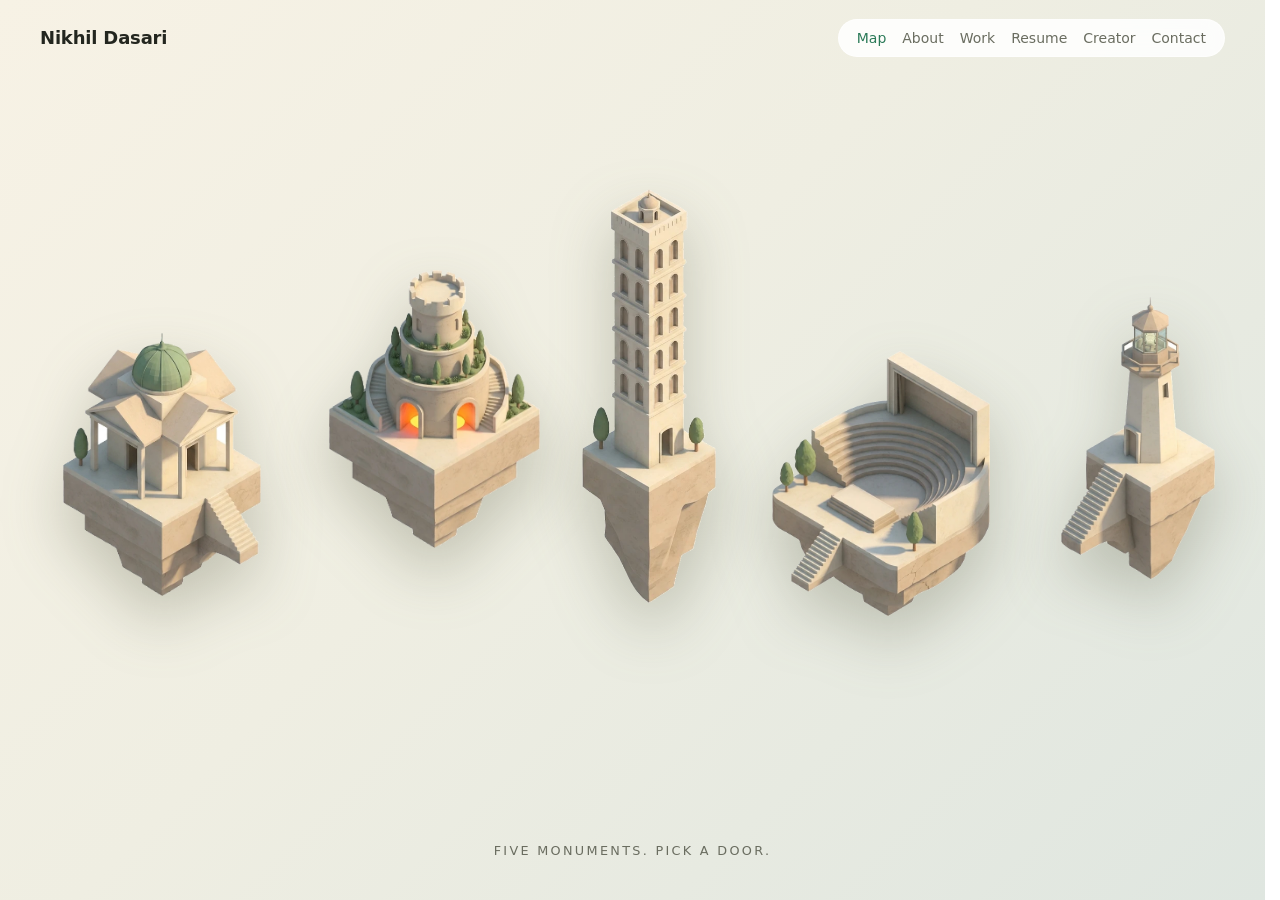
<file: index.html>
<!DOCTYPE html>
<html lang="en">
<head>
  <meta charset="UTF-8">
  <meta name="viewport" content="width=device-width, initial-scale=1">
  <title>Nikhil Dasari | The Campus</title>
  <meta name="description" content="Portfolio of Nikhil Dasari. Five monuments, five doors: work, resume, creator, about, contact.">
  <link rel="preconnect" href="https://api.fontshare.com">
  <link rel="stylesheet" href="https://api.fontshare.com/v2/css?f[]=cabinet-grotesk@700,800&f[]=satoshi@400,500,700&display=swap">
  <link rel="stylesheet" href="css/styles.css">
  <style>
    /* ---- Monument Campus hub: transparent cutouts on a clean gradient ---- */
    body.campus-page {
      color-scheme: light;
      min-height: 100dvh;
      background: linear-gradient(135deg, #f7f2e5 0%, #efeee2 45%, #dfe6e0 100%);
      overflow-x: hidden;
    }

    .campus-hub {
      position: relative;
      min-height: 100dvh;
      overflow: hidden;
    }

    /* hub uses the shared .site-nav, floated over the stage */
    .campus-page .site-nav {
      position: absolute;
      top: 0; left: 0; right: 0;
      z-index: 5;
      background: none;
    }

    /* the stage: monuments scattered on the gradient */
    .stage {
      position: relative;
      min-height: 100dvh;
      max-width: 1400px;
      margin: 0 auto;
      will-change: transform;
    }
    .stage.is-zooming {
      animation: dive 0.9s cubic-bezier(0.45, 0, 0.55, 0.55) forwards;
    }
    @keyframes dive {
      0%   { transform: scale(1); }
      22%  { transform: scale(0.955); }
      100% { transform: scale(3.6); }
    }
    .campus-hub.is-departing::after {
      content: "";
      position: fixed;
      inset: 0;
      background: #efeee2;
      z-index: 9;
      opacity: 0;
      animation: fadeout 0.55s ease-in 0.32s forwards;
    }
    @keyframes fadeout { to { opacity: 1; } }

    .monu {
      position: absolute;
      text-decoration: none;
      display: block;
      will-change: transform;
    }
    .monu img {
      width: 100%;
      height: auto;
      display: block;
      filter: drop-shadow(0 26px 30px rgba(95, 100, 75, 0.32));
      transition: transform 0.35s var(--ease-out), filter 0.35s var(--ease-out);
    }
    .monu:hover img, .monu:focus-visible img {
      transform: translateY(-10px) scale(1.03);
      filter: drop-shadow(0 38px 38px rgba(95, 100, 75, 0.4));
    }
    .monu:focus-visible { outline: none; }

    /* scatter: echoes the original campus composition */
    .monu--about      { left: 5%;  top: 37%; width: clamp(150px, 15.5vw, 230px); }
    .monu--work       { left: 26%; top: 30%; width: clamp(160px, 16.5vw, 250px); }
    .monu--resume     { left: 46%; top: 21%; width: clamp(110px, 10.5vw, 160px); }
    .monu--creator    { left: 61%; top: 39%; width: clamp(170px, 17vw, 260px); }
    .monu--contact    { right: 4%; top: 33%; width: clamp(120px, 12vw, 185px); }

    /* borderless floating labels, below each monument */
    .monu .plate {
      position: absolute;
      left: 50%;
      bottom: -2.4rem;
      transform: translate(-50%, 10px);
      white-space: nowrap;
      font-family: var(--font-display);
      font-weight: 800;
      font-size: clamp(0.85rem, 1.05vw, 1rem);
      letter-spacing: 0.01em;
      color: #262a20;
      text-shadow:
        0 1px 2px rgba(255,255,255,0.9),
        0 2px 18px rgba(255,255,255,0.85);
      opacity: 0;
      transition: opacity 0.3s var(--ease-out), transform 0.3s var(--ease-out);
      pointer-events: none;
    }
    .monu:hover .plate, .monu:focus-visible .plate {
      opacity: 1;
      transform: translate(-50%, 0);
    }
    @media (prefers-reduced-motion: no-preference) {
      .monu:hover .plate, .monu:focus-visible .plate {
        animation: plate-float 2.6s ease-in-out 0.3s infinite;
      }
    }
    @keyframes plate-float {
      0%, 100% { transform: translate(-50%, 0); }
      50% { transform: translate(-50%, -7px); }
    }
    .monu:focus-visible .plate { outline: 2px solid var(--accent); outline-offset: 4px; }

    /* idle levitation, one rhythm each */
    @media (prefers-reduced-motion: no-preference) {
      .monu { animation: bob 7s ease-in-out infinite; }
      .monu--about   { animation-duration: 7.4s; }
      .monu--work    { animation-duration: 6.2s; animation-delay: -2s; }
      .monu--resume  { animation-duration: 8.6s; animation-delay: -4s; }
      .monu--creator { animation-duration: 6.9s; animation-delay: -1s; }
      .monu--contact { animation-duration: 8s;   animation-delay: -3s; }
      .stage.is-zooming .monu { animation: none; }
    }
    @keyframes bob {
      0%, 100% { translate: 0 0; }
      50% { translate: 0 -10px; }
    }

    .campus-hub__hint {
      position: absolute;
      bottom: 1.6rem;
      left: 50%;
      translate: -50% 0;
      z-index: 2;
      font-size: 0.8rem;
      letter-spacing: 0.18em;
      text-transform: uppercase;
      color: var(--text-muted);
    }

    /* mobile: monuments become a tidy column of cards */
    .campus-links { display: none; }
    @media (max-width: 767px) {
      .stage { display: none; }
      .campus-hub { overflow: visible; padding: 6.5rem 1.5rem 3rem; min-height: auto; }
      .campus-hub__hint { display: none; }
      .campus-links {
        display: grid;
        gap: 0.9rem;
        list-style: none;
        padding: 0;
        margin: 0;
      }
      .campus-links a {
        display: flex;
        align-items: center;
        gap: 1rem;
        padding: 0.9rem 1.15rem;
        border-radius: var(--radius-card);
        border: 1px solid rgba(255,255,255,0.7);
        background: rgba(255,255,255,0.72);
        text-decoration: none;
        font-family: var(--font-display);
        font-weight: 700;
        color: var(--text);
      }
      .campus-links img { width: 56px; height: auto; }
      .campus-links small {
        font-family: var(--font-body);
        font-weight: 400;
        color: var(--text-muted);
        margin-left: auto;
      }
    }
  </style>
</head>
<body class="campus-page">

  <div class="campus-hub" id="hub">

    <header class="site-nav">
      <a class="site-nav__name" href="index.html">Nikhil Dasari</a>
      <nav aria-label="Primary">
        <ul class="site-nav__links">
          <li><a href="index.html" aria-current="page">Map</a></li>
          <li><a href="about.html">About</a></li>
          <li><a href="work.html">Work</a></li>
          <li><a href="resume.html">Resume</a></li>
          <li><a href="ugc.html">Creator</a></li>
          <li><a href="contact.html">Contact</a></li>
        </ul>
      </nav>
    </header>

    <nav class="stage" aria-label="Site map">
      <a class="monu monu--about" href="about.html">
        <img src="assets/monu-pavilion.webp" alt="The pavilion: a domed stone monument on a floating plinth" width="800" height="780">
        <span class="plate">About Me</span>
      </a>
      <a class="monu monu--work" href="work.html">
        <img src="assets/monu-foundry.webp" alt="The foundry: a terraced tower with glowing furnace arches" width="770" height="800">
        <span class="plate">Work &amp; Experience</span>
      </a>
      <a class="monu monu--resume" href="resume.html">
        <img src="assets/monu-archive.webp" alt="The archive: a tall tower with rows of arched windows" width="420" height="800">
        <span class="plate">Resume</span>
      </a>
      <a class="monu monu--creator" href="ugc.html">
        <img src="assets/monu-amphi.webp" alt="The amphitheater: a circular stepped theater with a stage wall" width="800" height="720">
        <span class="plate">Creator</span>
      </a>
      <a class="monu monu--contact" href="contact.html">
        <img src="assets/monu-lighthouse.webp" alt="The lighthouse: a small white tower with a glass lantern room" width="560" height="800">
        <span class="plate">Contact</span>
      </a>
    </nav>

    <p class="campus-hub__hint">Five monuments. Pick a door.</p>

    <ul class="campus-links">
      <li><a href="about.html"><img src="assets/monu-pavilion.webp" alt="">About Me <small>the pavilion</small></a></li>
      <li><a href="work.html"><img src="assets/monu-foundry.webp" alt="">Work <small>the foundry</small></a></li>
      <li><a href="resume.html"><img src="assets/monu-archive.webp" alt="">Resume <small>the archive</small></a></li>
      <li><a href="ugc.html"><img src="assets/monu-amphi.webp" alt="">Creator <small>the amphitheater</small></a></li>
      <li><a href="contact.html"><img src="assets/monu-lighthouse.webp" alt="">Contact <small>the lighthouse</small></a></li>
    </ul>

  </div>

  <script>
  (function () {
    "use strict";
    var reduce = window.matchMedia("(prefers-reduced-motion: reduce)").matches;
    var hub = document.getElementById("hub");
    var stage = document.querySelector(".stage");
    if (!hub || !stage) return;

    stage.querySelectorAll(".monu").forEach(function (monu) {
      monu.addEventListener("click", function (e) {
        if (reduce) return;
        e.preventDefault();
        var href = monu.getAttribute("href");
        var r = monu.getBoundingClientRect();
        var s = stage.getBoundingClientRect();
        var ox = ((r.left + r.width / 2) - s.left) / s.width * 100;
        var oy = ((r.top + r.height / 2) - s.top) / s.height * 100;
        stage.style.transformOrigin = ox + "% " + oy + "%";
        stage.classList.add("is-zooming");
        hub.classList.add("is-departing");
        window.setTimeout(function () { window.location.href = href; }, 870);
      });
    });
  })();
  </script>
</body>
</html>
</file>
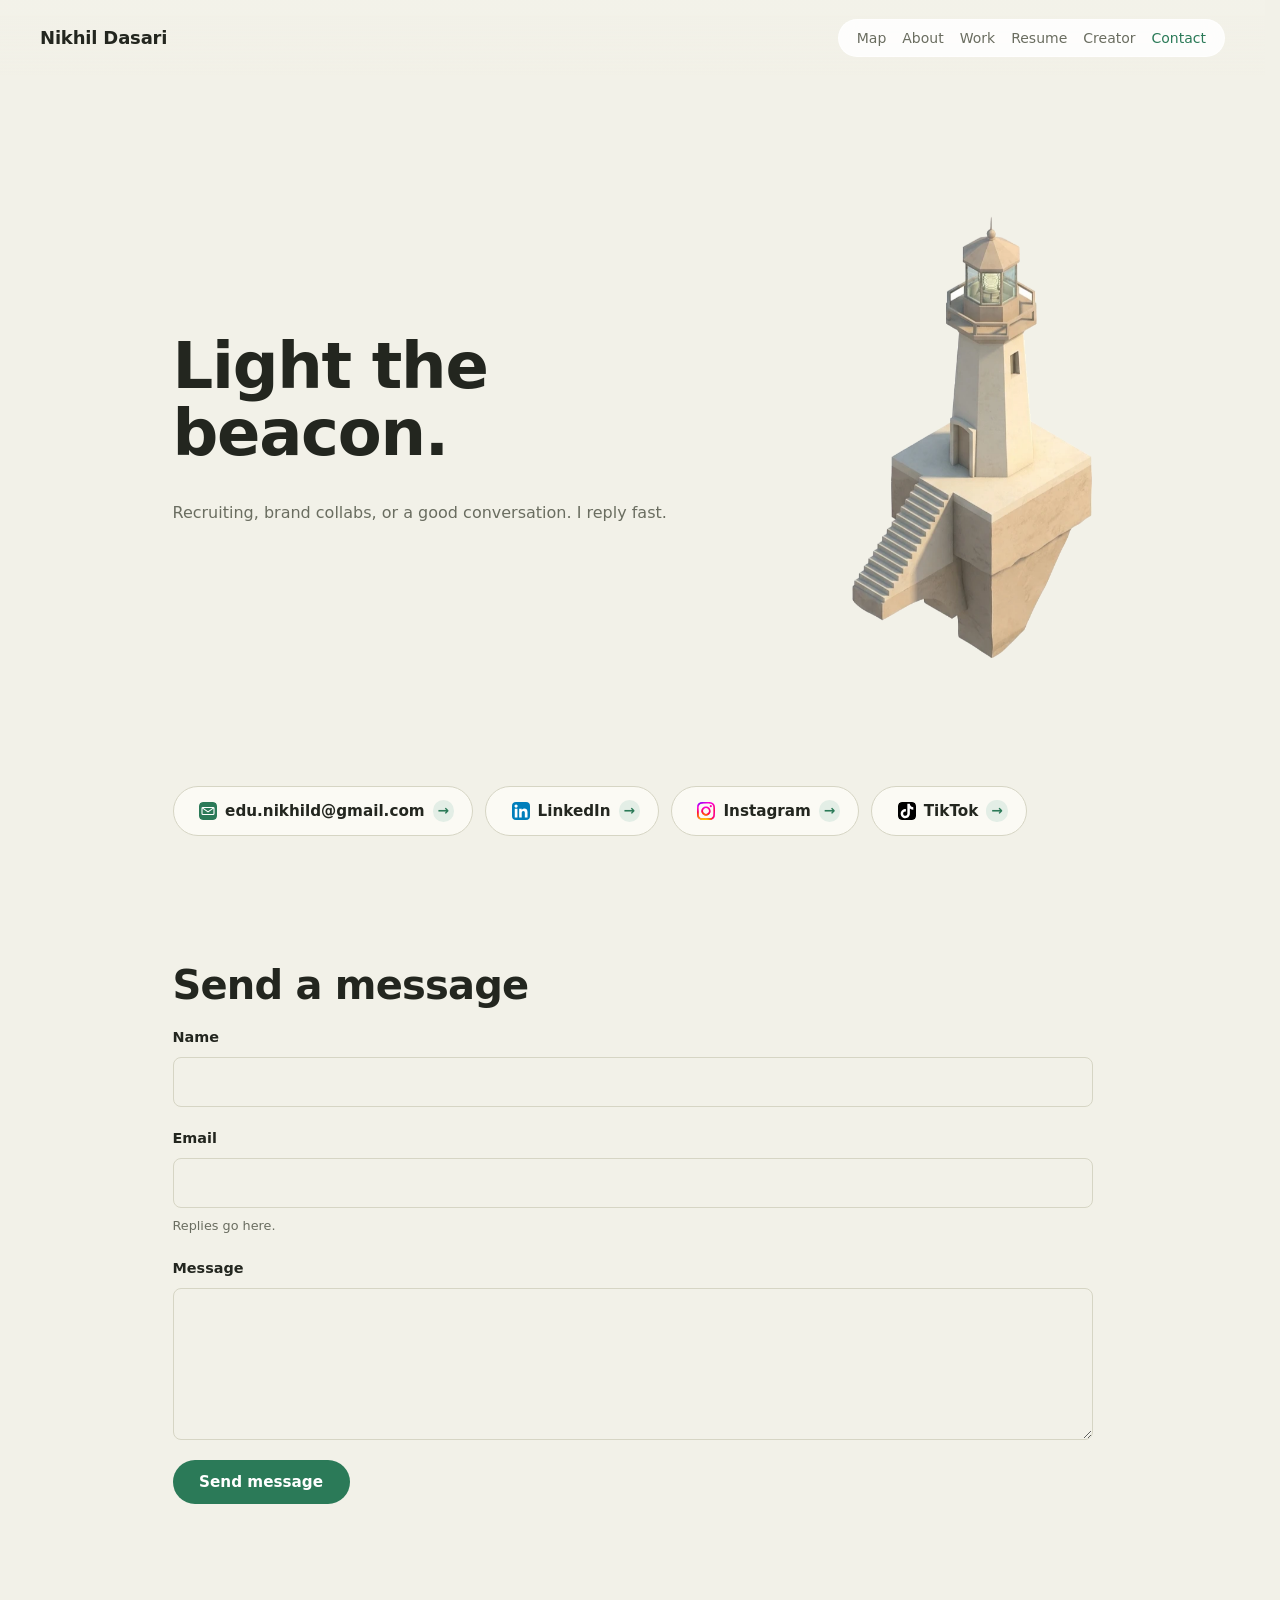
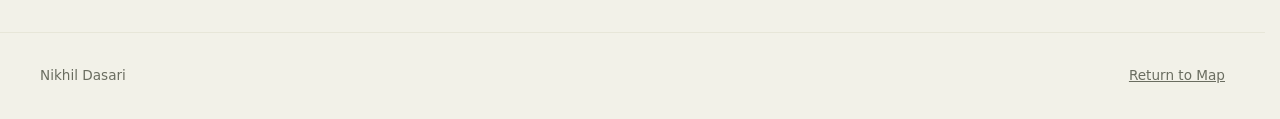
<file: contact.html>
<!DOCTYPE html>
<html lang="en">
<head>
  <meta charset="UTF-8">
  <meta name="viewport" content="width=device-width, initial-scale=1">
  <title>Contact | Nikhil Dasari</title>
  <link rel="preconnect" href="https://api.fontshare.com">
  <link rel="stylesheet" href="https://api.fontshare.com/v2/css?f[]=cabinet-grotesk@700,800&f[]=satoshi@400,500,700&display=swap">
  <link rel="stylesheet" href="css/styles.css">
</head>
<body>

  <header class="site-nav">
    <a class="site-nav__name" href="index.html">Nikhil Dasari</a>
    <nav aria-label="Primary">
      <ul class="site-nav__links">
        <li><a href="index.html">Map</a></li>
        <li><a href="about.html">About</a></li>
        <li><a href="work.html">Work</a></li>
        <li><a href="resume.html">Resume</a></li>
        <li><a href="ugc.html">Creator</a></li>
        <li><a href="contact.html" aria-current="page">Contact</a></li>
      </ul>
    </nav>
  </header>

  <main class="page" style="max-width: 1000px;">

    <section class="split-hero" style="min-height:42dvh; margin-top: clamp(3rem, 6vw, 5rem);">
      <div>
        <h1 class="rise">Light the beacon.</h1>
        <p class="rise rise-2">Recruiting, brand collabs, or a good conversation. I reply fast.</p>
      </div>
      <img class="rise rise-3" src="assets/monu-lighthouse.webp" alt="" width="406" height="746"
           style="max-width:240px; width:100%; height:auto; justify-self:end; filter:drop-shadow(0 24px 28px rgba(95,100,75,0.35))">
    </section>

    <section class="block reveal">
      <div style="display:flex; gap:0.75rem; flex-wrap:wrap;">
        <a class="btn btn--ghost" href="mailto:edu.nikhild@gmail.com">
          <svg width="18" height="18" viewBox="0 0 18 18" xmlns="http://www.w3.org/2000/svg" style="border-radius:4px;">
            <rect width="18" height="18" rx="4" fill="#2b7a58"/>
            <rect x="3" y="5.5" width="12" height="7" rx="1" fill="none" stroke="#fff" stroke-width="1.1"/>
            <path d="M3.3 5.9l5.7 4 5.7-4" fill="none" stroke="#fff" stroke-width="1.1" stroke-linecap="round" stroke-linejoin="round"/>
          </svg>
          edu.nikhild@gmail.com <span class="btn__icon">&rarr;</span>
        </a>
        <a class="btn btn--ghost" href="https://www.linkedin.com/in/dasarinikhil1/" target="_blank" rel="noopener">
          <img src="assets/icons/linkedin.svg" alt="" width="18" height="18" style="border-radius:4px;">
          LinkedIn <span class="btn__icon">&rarr;</span>
        </a>
        <a class="btn btn--ghost" href="https://www.instagram.com/nikhy_1/" target="_blank" rel="noopener">
          <img src="assets/icons/instagram.svg" alt="" width="18" height="18">
          Instagram <span class="btn__icon">&rarr;</span>
        </a>
        <a class="btn btn--ghost" href="https://www.tiktok.com/@nikhil.dasari" target="_blank" rel="noopener">
          <img src="assets/icons/tiktok.svg" alt="" width="18" height="18" style="border-radius:4px;">
          TikTok <span class="btn__icon">&rarr;</span>
        </a>
      </div>
    </section>

    <section class="block reveal">
      <h2>Send a message</h2>
      <form action="#" method="post">
        <!-- TODO: wire to a form service (Formspree / Netlify Forms) -->
        <div class="field">
          <label for="name">Name</label>
          <input id="name" name="name" type="text" autocomplete="name" required>
        </div>
        <div class="field">
          <label for="email">Email</label>
          <input id="email" name="email" type="email" autocomplete="email" required>
          <span class="hint">Replies go here.</span>
        </div>
        <div class="field">
          <label for="message">Message</label>
          <textarea id="message" name="message" rows="5" required></textarea>
        </div>
        <button class="btn btn--primary" type="submit">Send message</button>
      </form>
    </section>

  </main>

  <footer class="site-footer">
    <span>Nikhil Dasari</span>
    <a href="index.html">Return to Map</a>
  </footer>

  <script src="js/site.js"></script>
</body>
</html>
</file>
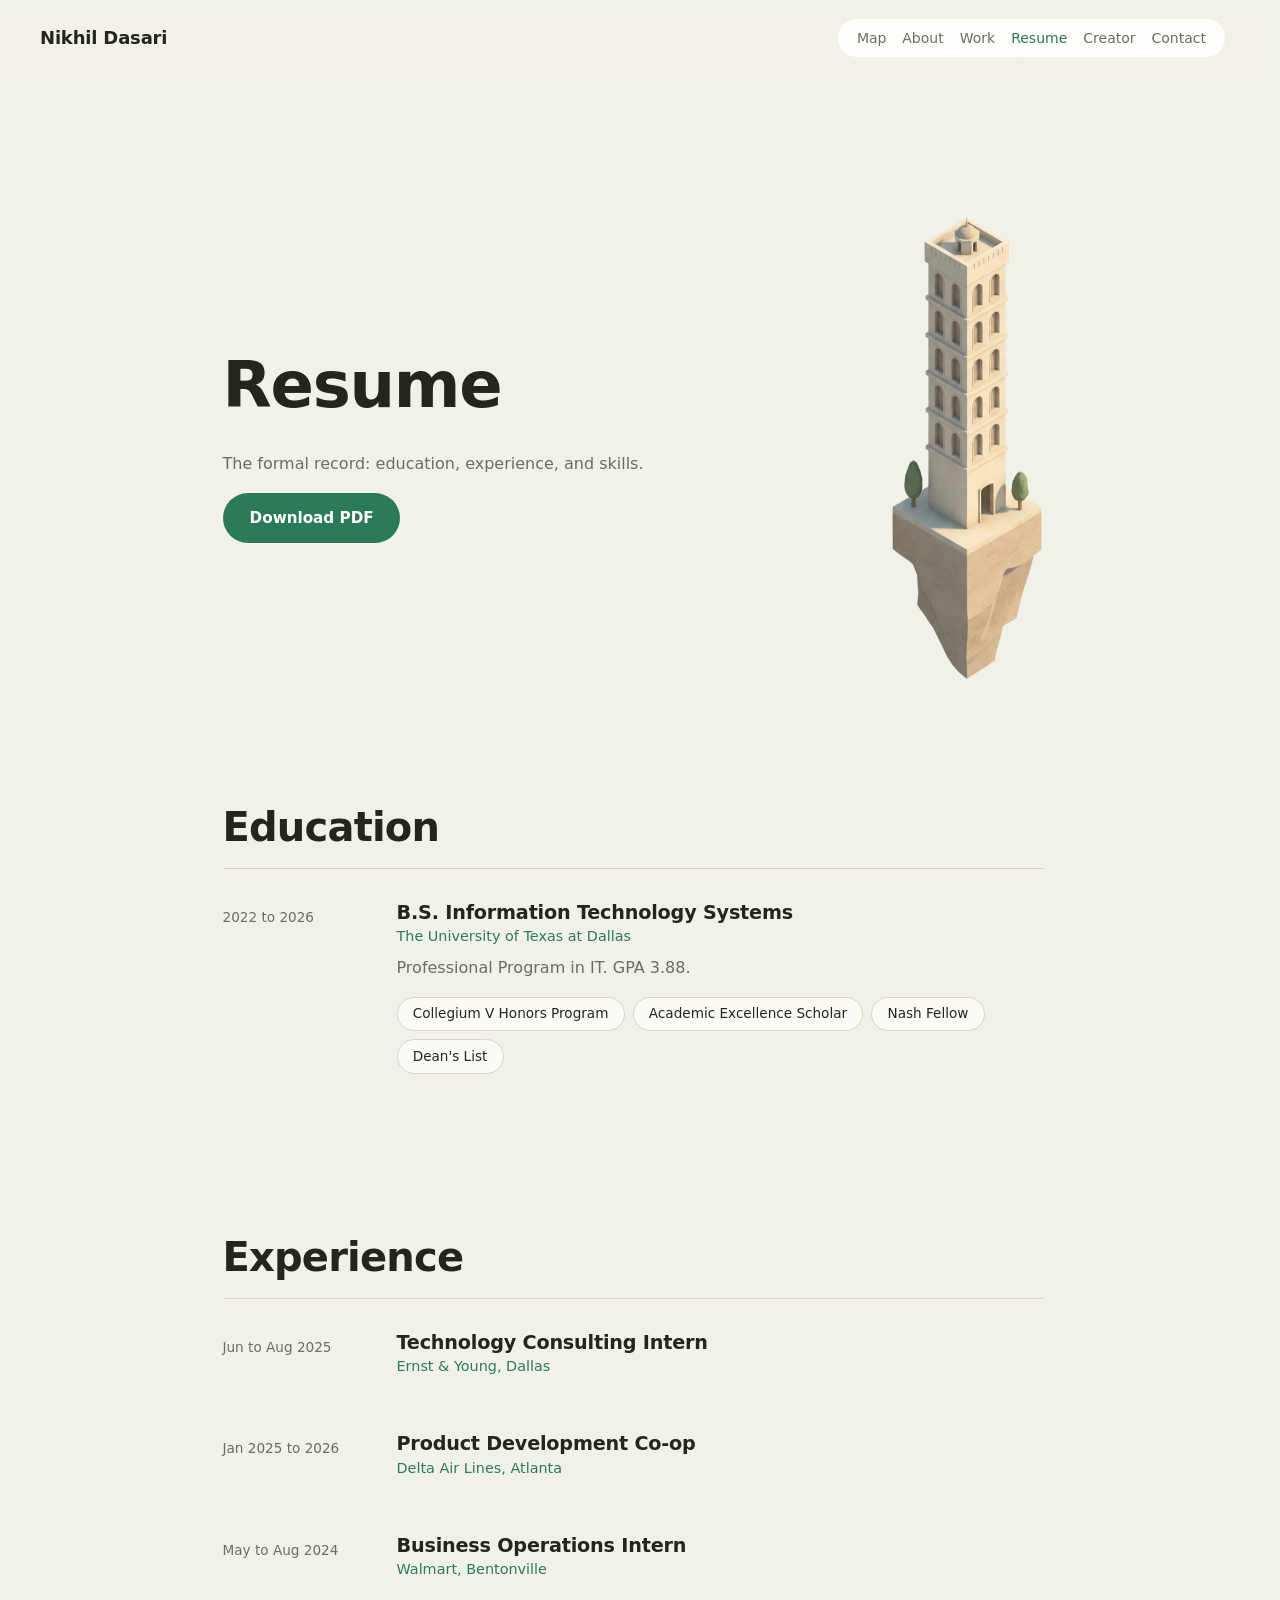
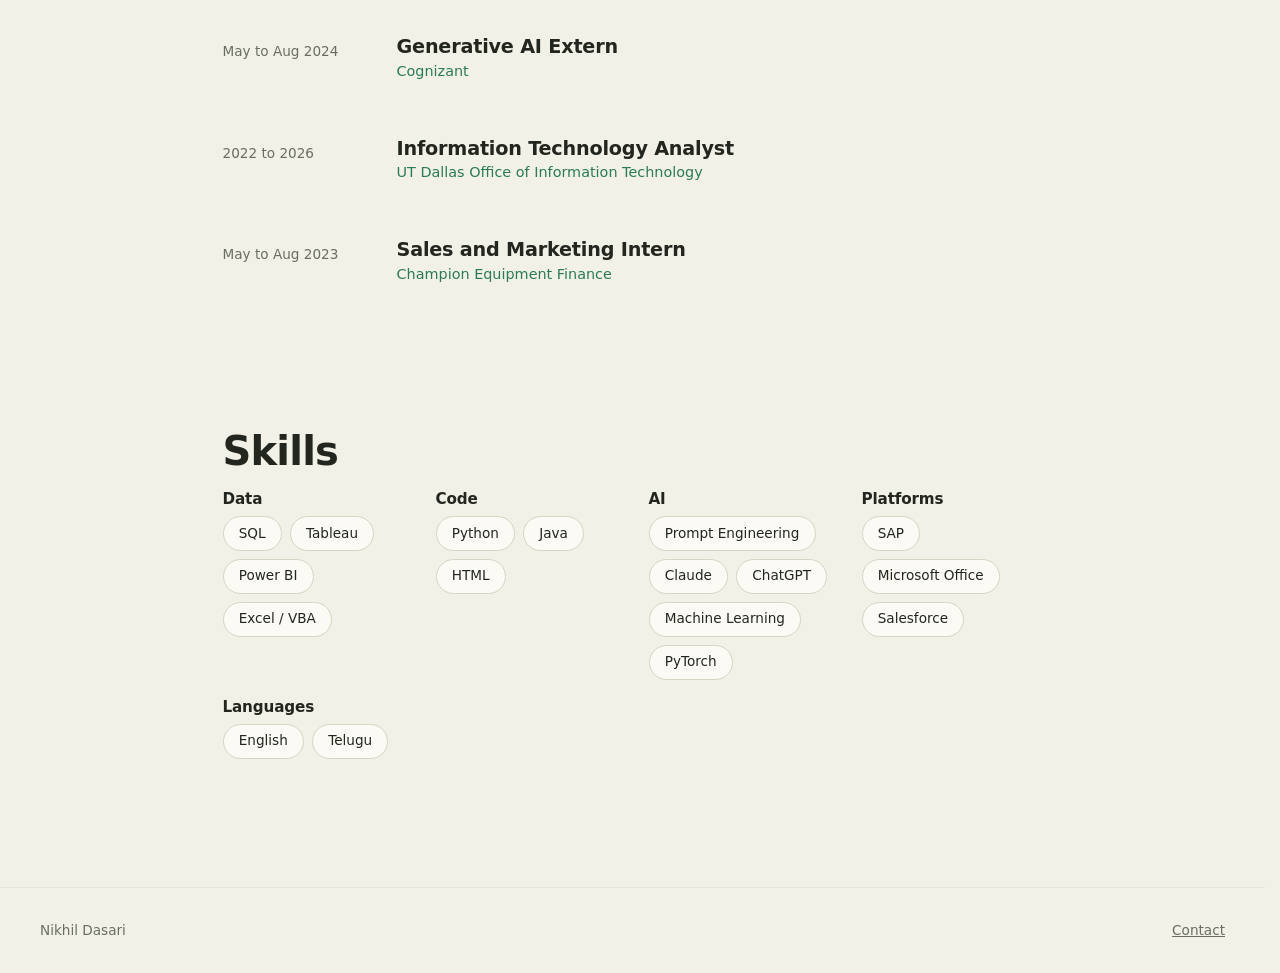
<file: resume.html>
<!DOCTYPE html>
<html lang="en">
<head>
  <meta charset="UTF-8">
  <meta name="viewport" content="width=device-width, initial-scale=1">
  <title>Resume | Nikhil Dasari</title>
  <link rel="preconnect" href="https://api.fontshare.com">
  <link rel="stylesheet" href="https://api.fontshare.com/v2/css?f[]=cabinet-grotesk@700,800&f[]=satoshi@400,500,700&display=swap">
  <link rel="stylesheet" href="css/styles.css">
  <style>
    /* skills: compact grid instead of stacked full-width lists */
    .skills-grid { display: grid; grid-template-columns: repeat(auto-fit, minmax(150px, 1fr)); gap: 1.25rem 2rem; }
    .skills-grid h3 { font-size: 0.95rem; margin-bottom: 0.5rem; }
    .skills-grid .chips { margin-bottom: 0; }
  </style>
</head>
<body>

  <header class="site-nav">
    <a class="site-nav__name" href="index.html">Nikhil Dasari</a>
    <nav aria-label="Primary">
      <ul class="site-nav__links">
        <li><a href="index.html">Map</a></li>
        <li><a href="about.html">About</a></li>
        <li><a href="work.html">Work</a></li>
        <li><a href="resume.html" aria-current="page">Resume</a></li>
        <li><a href="ugc.html">Creator</a></li>
        <li><a href="contact.html">Contact</a></li>
      </ul>
    </nav>
  </header>

  <main class="page" style="max-width: 900px;">

    <section class="split-hero" style="min-height:42dvh; margin-top: clamp(3rem, 6vw, 5rem);">
      <div>
        <h1 class="rise">Resume</h1>
        <p class="rise rise-2">The formal record: education, experience, and skills.</p>
        <a class="btn btn--primary rise rise-3" href="assets/Nikhil-Dasari-Resume.pdf" download>Download PDF</a>
      </div>
      <img class="rise rise-4" src="assets/monu-archive.webp" alt="" width="260" height="800"
           style="max-width:150px; width:100%; height:auto; justify-self:end; filter:drop-shadow(0 24px 28px rgba(95,100,75,0.35))">
    </section>

    <section class="block reveal">
      <h2>Education</h2>
      <div class="cluster">
        <div class="role">
          <time>2022 to 2026</time>
          <div>
            <h3>B.S. Information Technology Systems</h3>
            <p class="org">The University of Texas at Dallas</p>
            <p>Professional Program in IT. GPA 3.88.</p>
            <ul class="chips" style="margin-top: 0.75rem;">
              <li>Collegium V Honors Program</li>
              <li>Academic Excellence Scholar</li>
              <li>Nash Fellow</li>
              <li>Dean's List</li>
            </ul>
          </div>
        </div>
      </div>
    </section>

    <section class="block reveal">
      <h2>Experience</h2>

      <div class="cluster">
        <div class="role">
          <time>Jun to Aug 2025</time>
          <div>
            <h3>Technology Consulting Intern</h3>
            <p class="org">Ernst &amp; Young, Dallas</p>
          </div>
        </div>
        <div class="role">
          <time>Jan 2025 to 2026</time>
          <div>
            <h3>Product Development Co-op</h3>
            <p class="org">Delta Air Lines, Atlanta</p>
          </div>
        </div>
        <div class="role">
          <time>May to Aug 2024</time>
          <div>
            <h3>Business Operations Intern</h3>
            <p class="org">Walmart, Bentonville</p>
          </div>
        </div>
        <div class="role">
          <time>May to Aug 2024</time>
          <div>
            <h3>Generative AI Extern</h3>
            <p class="org">Cognizant</p>
          </div>
        </div>
        <div class="role">
          <time>2022 to 2026</time>
          <div>
            <h3>Information Technology Analyst</h3>
            <p class="org">UT Dallas Office of Information Technology</p>
          </div>
        </div>
        <div class="role">
          <time>May to Aug 2023</time>
          <div>
            <h3>Sales and Marketing Intern</h3>
            <p class="org">Champion Equipment Finance</p>
          </div>
        </div>
      </div>
    </section>

    <section class="block reveal">
      <h2>Skills</h2>
      <div class="skills-grid">
        <div>
          <h3>Data</h3>
          <ul class="chips"><li>SQL</li><li>Tableau</li><li>Power BI</li><li>Excel / VBA</li></ul>
        </div>
        <div>
          <h3>Code</h3>
          <ul class="chips"><li>Python</li><li>Java</li><li>HTML</li></ul>
        </div>
        <div>
          <h3>AI</h3>
          <ul class="chips"><li>Prompt Engineering</li><li>Claude</li><li>ChatGPT</li><li>Machine Learning</li><li>PyTorch</li></ul>
        </div>
        <div>
          <h3>Platforms</h3>
          <ul class="chips"><li>SAP</li><li>Microsoft Office</li><li>Salesforce</li></ul>
        </div>
        <div>
          <h3>Languages</h3>
          <ul class="chips"><li>English</li><li>Telugu</li></ul>
        </div>
      </div>
    </section>

  </main>

  <footer class="site-footer">
    <span>Nikhil Dasari</span>
    <a href="contact.html">Contact</a>
  </footer>

  <script src="js/site.js"></script>
</body>
</html>
</file>
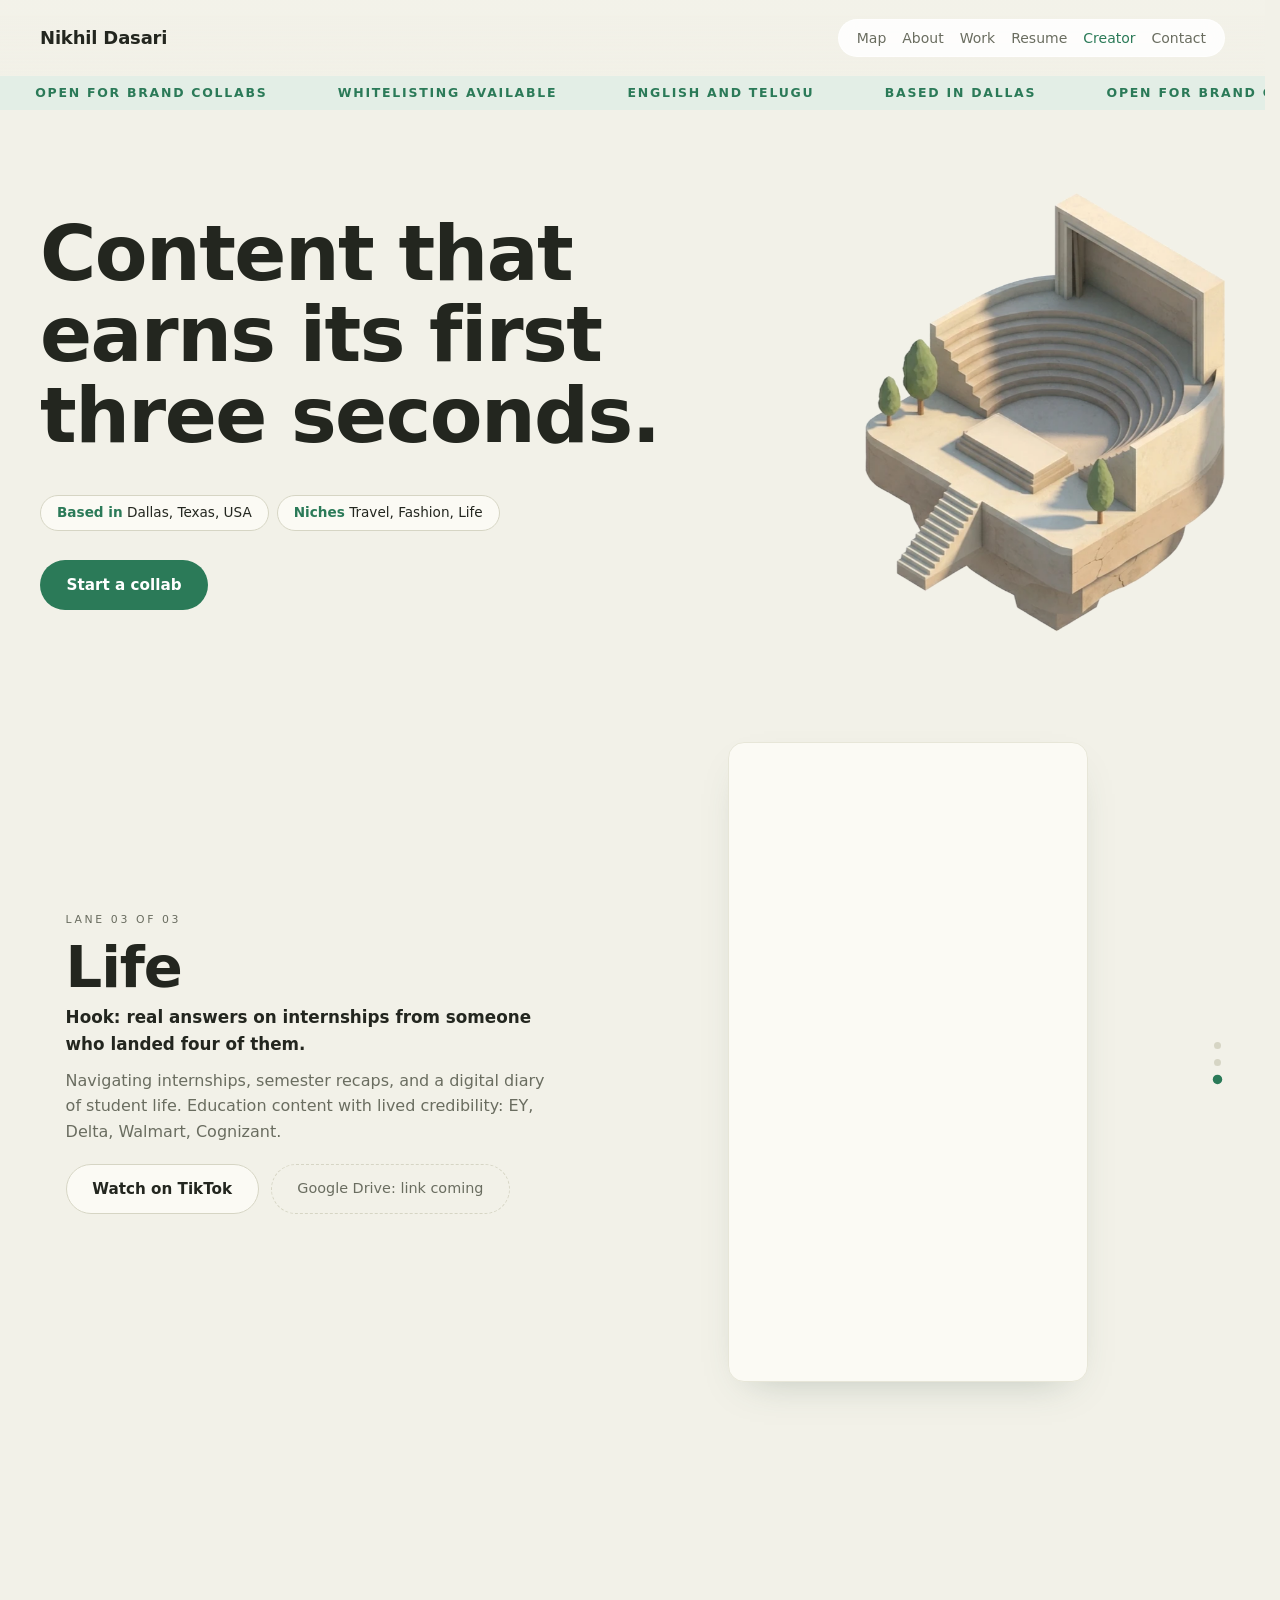
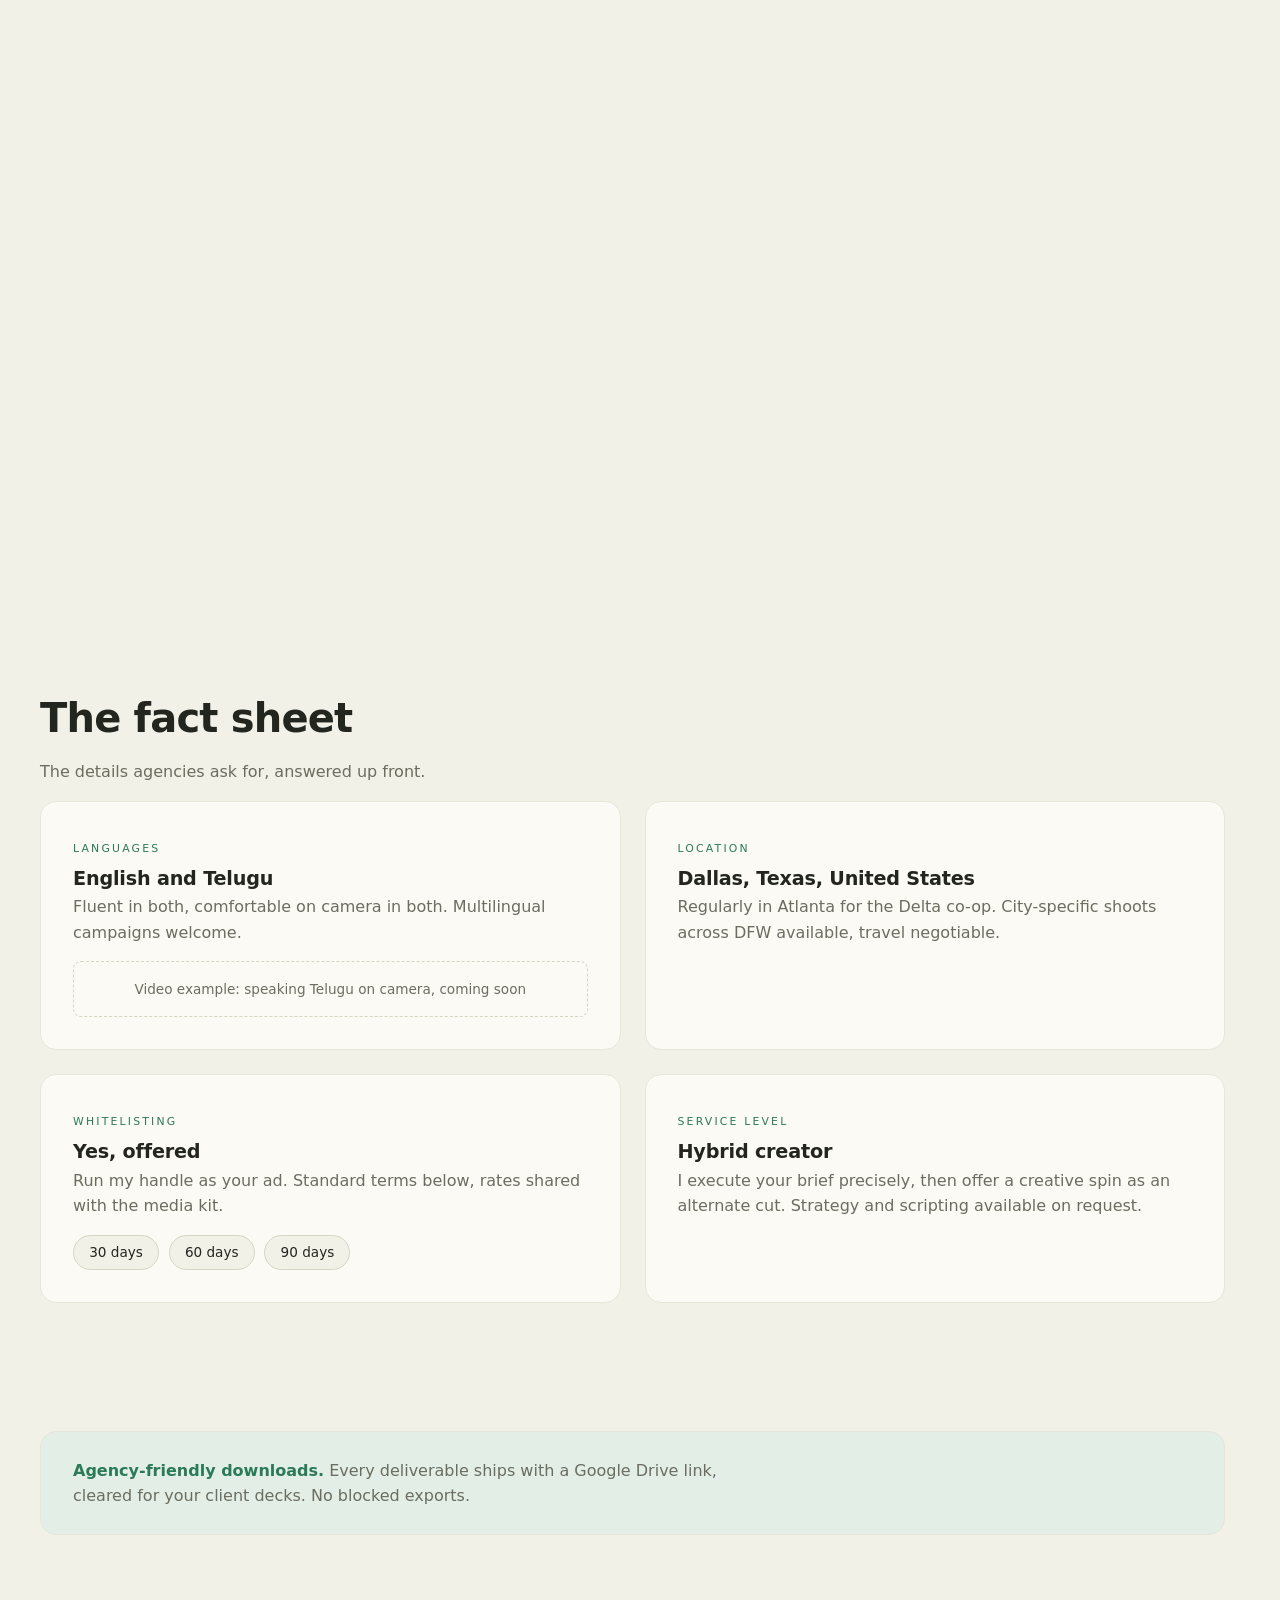
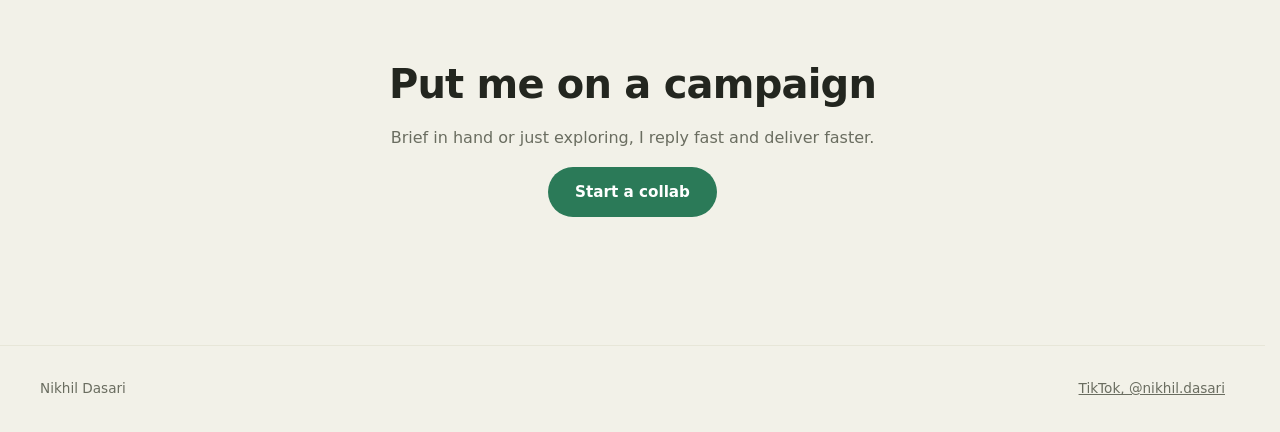
<file: ugc.html>
<!DOCTYPE html>
<html lang="en">
<head>
  <meta charset="UTF-8">
  <meta name="viewport" content="width=device-width, initial-scale=1">
  <title>Creator | Nikhil Dasari</title>
  <link rel="preconnect" href="https://api.fontshare.com">
  <link rel="stylesheet" href="https://api.fontshare.com/v2/css?f[]=cabinet-grotesk@700,800&f[]=satoshi@400,500,700&display=swap">
  <link rel="stylesheet" href="css/styles.css">
  <style>
    /* ---- Creator page: light scrollytelling edition ---- */

    /* page theme lock: always light and airy, regardless of system theme */
    body.creator {
      --surface: #f2f1e8;
      --surface-raised: #fbfaf4;
      --line: #d6d5c4;
      --line-soft: #e7e6d8;
      --text: #23261f;
      --text-muted: #6a6d60;
      --accent: #2b7a58;
      --accent-soft: #e3eee6;
      --accent-ink: #ffffff;
      --shadow-soft: 0 16px 40px -22px rgba(60, 90, 75, 0.35);
      color-scheme: light;
    }

    .zine-ticker {
      overflow: hidden;
      background: var(--accent-soft);
      color: var(--accent);
      font-family: var(--font-display);
      font-weight: 700;
      font-size: 0.78rem;
      letter-spacing: 0.14em;
      text-transform: uppercase;
      padding: 0.45rem 0;
      white-space: nowrap;
    }
    .zine-ticker__track { display: inline-block; }
    @media (prefers-reduced-motion: no-preference) {
      .zine-ticker__track { animation: ticker 26s linear infinite; }
    }
    @keyframes ticker {
      from { transform: translateX(0); }
      to   { transform: translateX(-50%); }
    }
    .zine-ticker span { padding: 0 2.2rem; }

    /* hero: airy type-led, facts up front */
    .creator-hero h1 {
      font-size: clamp(2.6rem, 6vw, 5rem);
      max-width: 14ch;
    }
    .creator-hero p { font-size: 1.05rem; }
    .fact-chips { display: flex; flex-wrap: wrap; gap: 0.5rem; list-style: none; padding: 0; margin: 1.2rem 0 1.8rem; }
    .fact-chips li {
      border: 1px solid var(--line);
      border-radius: var(--radius-pill);
      padding: 0.4rem 1rem;
      font-size: 0.85rem;
      background: var(--surface-raised);
    }
    .fact-chips li strong { font-weight: 700; color: var(--accent); }

    /* ---- scrollytelling: pinned stage, chapters swap on scroll ---- */
    .scrolly { position: relative; }
    .scrolly__stage {
      position: sticky;
      top: 76px;
      height: calc(100dvh - 76px);
      overflow: hidden;
      display: grid;
    }
    .chapter {
      position: absolute;
      inset: 0;
      display: grid;
      grid-template-columns: 5fr 6fr;
      gap: clamp(2rem, 5vw, 5rem);
      align-items: center;
      padding: 0 clamp(0.5rem, 2vw, 2rem);
      opacity: 0;
      transform: translateY(36px) scale(0.985);
      transition: opacity 0.55s var(--ease-out), transform 0.55s var(--ease-out);
      pointer-events: none;
    }
    .chapter.is-active {
      opacity: 1;
      transform: none;
      pointer-events: auto;
    }
    .chapter__no {
      font-size: 0.68rem;
      letter-spacing: 0.24em;
      text-transform: uppercase;
      color: var(--text-muted);
      display: block;
      margin-bottom: 0.6rem;
    }
    .chapter h2 { font-size: clamp(2.2rem, 4.5vw, 3.6rem); margin-bottom: 0.4rem; }
    .chapter .hook {
      font-family: var(--font-display);
      font-weight: 700;
      color: var(--text);
      font-size: 1.05rem;
      margin-bottom: 0.6rem;
    }
    .chapter__links { display: flex; gap: 0.75rem; flex-wrap: wrap; margin-top: 1.2rem; }
    .chapter__links .drive {
      display: inline-flex;
      align-items: center;
      padding: 0.75rem 1.6rem;
      border-radius: var(--radius-pill);
      border: 1px dashed var(--line);
      color: var(--text-muted);
      font-size: 0.9rem;
      text-decoration: none;
    }
    .chapter__cover {
      aspect-ratio: 4 / 5;
      max-height: calc(100dvh - 200px);
      justify-self: center;
      width: min(100%, 460px);
      border: 1px solid var(--line-soft);
      box-shadow: var(--shadow-soft);
      display: grid;
      place-items: center;
      align-content: center;
      gap: 0.5rem;
      font-family: var(--font-display);
      font-weight: 800;
      font-size: clamp(2.2rem, 4vw, 3.4rem);
      text-transform: uppercase;
      letter-spacing: -0.01em;
      background: linear-gradient(165deg, #ffffff 40%, var(--accent-soft) 140%);
    }
    .chapter__cover em {
      font-style: normal;
      font-size: 0.65rem;
      font-weight: 500;
      letter-spacing: 0.26em;
      color: var(--text-muted);
    }
    .chapter__cover .sub {
      font-family: var(--font-body);
      font-weight: 400;
      font-size: 0.85rem;
      text-transform: none;
      letter-spacing: 0;
      color: var(--text-muted);
      max-width: 30ch;
      text-align: center;
    }


    /* embedded TikTok player, phone-framed */
    .chapter__embed {
      justify-self: center;
      height: calc(100dvh - 220px);
      max-height: 640px;
      aspect-ratio: 9 / 16;
      border-radius: var(--radius-card);
      overflow: hidden;
      border: 1px solid var(--line-soft);
      box-shadow: var(--shadow-soft);
      background: var(--surface-raised);
    }
    .chapter__embed iframe { width: 100%; height: 100%; border: 0; display: block; }
    @media (max-width: 767px), (prefers-reduced-motion: reduce) {
      .chapter__embed { height: auto; width: min(100%, 320px); margin: 0 auto; }
    }

    /* chapter progress dots: convey active chapter state */
    .scrolly__dots {
      position: absolute;
      right: 0.25rem;
      top: 50%;
      transform: translateY(-50%);
      display: grid;
      gap: 0.6rem;
    }
    .scrolly__dots i {
      width: 7px; height: 7px;
      border-radius: 50%;
      background: var(--line);
      transition: background 0.3s ease, transform 0.3s ease;
    }
    .scrolly__dots i.on { background: var(--accent); transform: scale(1.35); }

    .scrolly__steps { position: relative; z-index: -1; }
    .scrolly__steps .step { height: 100dvh; }
    .scrolly__steps .step:first-child { height: 55dvh; }

    /* static fallback: small screens, reduced motion, or no JS */
    @media (max-width: 767px), (prefers-reduced-motion: reduce) {
      .scrolly__stage { position: static; height: auto; overflow: visible; display: block; }
      .chapter {
        position: static;
        opacity: 1;
        transform: none;
        pointer-events: auto;
        grid-template-columns: 1fr;
        padding: 2.5rem 0;
      }
      .chapter__cover { max-height: none; }
      .scrolly__steps, .scrolly__dots { display: none; }
    }

    /* ---- agency fact sheet ---- */
    .fact-grid {
      display: grid;
      grid-template-columns: repeat(2, 1fr);
      gap: 1.5rem;
    }
    @media (max-width: 767px) { .fact-grid { grid-template-columns: 1fr; } }
    .fact-grid .card h3 { margin-bottom: 0.35rem; }
    .fact-grid .card .tag {
      display: inline-block;
      font-size: 0.68rem;
      letter-spacing: 0.2em;
      text-transform: uppercase;
      color: var(--accent);
      margin-bottom: 0.7rem;
    }
    .rates { display: flex; gap: 0.6rem; flex-wrap: wrap; margin-top: 0.9rem; }
    .rates span {
      border: 1px solid var(--line);
      border-radius: var(--radius-pill);
      padding: 0.35rem 0.95rem;
      font-size: 0.85rem;
      background: var(--surface);
    }

    .drive-note {
      border: 1px solid var(--line-soft);
      border-radius: var(--radius-card);
      background: var(--accent-soft);
      padding: 1.6rem 2rem;
      display: flex;
      justify-content: space-between;
      align-items: center;
      gap: 1.5rem;
      flex-wrap: wrap;
    }
    .drive-note p { margin: 0; }
    .drive-note strong { color: var(--accent); }

    .creator-cta { text-align: center; max-width: 560px; margin-left: auto; margin-right: auto; }
    .creator-cta p { margin-left: auto; margin-right: auto; }
  </style>
</head>
<body class="creator">

  <header class="site-nav">
    <a class="site-nav__name" href="index.html">Nikhil Dasari</a>
    <nav aria-label="Primary">
      <ul class="site-nav__links">
        <li><a href="index.html">Map</a></li>
        <li><a href="about.html">About</a></li>
        <li><a href="work.html">Work</a></li>
        <li><a href="resume.html">Resume</a></li>
        <li><a href="ugc.html" aria-current="page">Creator</a></li>
        <li><a href="contact.html">Contact</a></li>
      </ul>
    </nav>
  </header>

  <div class="zine-ticker" aria-hidden="true">
    <div class="zine-ticker__track">
      <span>Open for brand collabs</span><span>Whitelisting available</span><span>English and Telugu</span><span>Based in Dallas</span><span>Open for brand collabs</span><span>Whitelisting available</span><span>English and Telugu</span><span>Based in Dallas</span>
      <span>Open for brand collabs</span><span>Whitelisting available</span><span>English and Telugu</span><span>Based in Dallas</span><span>Open for brand collabs</span><span>Whitelisting available</span><span>English and Telugu</span><span>Based in Dallas</span>
    </div>
  </div>

  <main class="page">

    <!-- hero: the agency answers, above the fold -->
    <section class="split-hero creator-hero">
      <div>
        <h1 class="rise">Content that earns its first three seconds.</h1>
        <ul class="fact-chips rise rise-2">
          <li><strong>Based in</strong> Dallas, Texas, USA</li>
          <li><strong>Niches</strong> Travel, Fashion, Life</li>
        </ul>
        <a class="btn btn--primary rise rise-3" href="contact.html">Start a collab</a>
      </div>
      <img class="rise rise-4" src="assets/monu-amphi.webp" alt="" width="582" height="708"
           style="max-width:360px; width:100%; height:auto; justify-self:end; filter:drop-shadow(0 24px 28px rgba(95,100,75,0.35))">
    </section>

    <!-- scrollytelling: three lanes of work, pinned stage -->
    <section class="scrolly" id="lanes" aria-label="Work, segmented by lane">
      <div class="scrolly__stage">

        <article class="chapter is-active" data-chapter="0">
          <div>
            <span class="chapter__no">Lane 01 of 03</span>
            <h2>Travel</h2>
            <p class="hook">Hook: a summit, a wave, or a street you have never seen, inside 3 seconds.</p>
            <p>Dolomites, Hawaii, San Francisco, Savannah, and a return to India after ten years. Cinematic recaps shot on location.</p>
            <div class="chapter__links">
              <a class="btn btn--ghost" href="https://www.tiktok.com/@nikhil.dasari/video/7660290146750844173" target="_blank" rel="noopener">Watch on TikTok</a>
              <a class="drive" href="#" aria-disabled="true">Google Drive: link coming</a>
            </div>
          </div>
          <div class="chapter__embed">
            <iframe src="https://www.tiktok.com/player/v1/7660290146750844173?music_info=0&amp;description=0&amp;rel=0"
                    title="Travel lane: Dolomites summer video" loading="lazy"
                    allow="fullscreen" allowfullscreen></iframe>
          </div>
        </article>

        <article class="chapter" data-chapter="1">
          <div>
            <span class="chapter__no">Lane 02 of 03</span>
            <h2>Fashion</h2>
            <p class="hook">Hook: the watch hits the wrist before you can scroll past it.</p>
            <p>Watch collecting, streetwear, and outfit breakdowns. My most-watched lane, led by the watch collection video at 2k plays.</p>
            <div class="chapter__links">
              <a class="btn btn--ghost" href="https://www.tiktok.com/@nikhil.dasari/video/7645040917212171534" target="_blank" rel="noopener">Watch on TikTok</a>
              <a class="drive" href="#" aria-disabled="true">Google Drive: link coming</a>
            </div>
          </div>
          <div class="chapter__embed">
            <iframe src="https://www.tiktok.com/player/v1/7645040917212171534?music_info=0&amp;description=0&amp;rel=0"
                    title="Fashion lane: watch collection video" loading="lazy"
                    allow="fullscreen" allowfullscreen></iframe>
          </div>
        </article>

        <article class="chapter" data-chapter="2">
          <div>
            <span class="chapter__no">Lane 03 of 03</span>
            <h2>Life</h2>
            <p class="hook">Hook: real answers on internships from someone who landed four of them.</p>
            <p>Navigating internships, semester recaps, and a digital diary of student life. Education content with lived credibility: EY, Delta, Walmart, Cognizant.</p>
            <div class="chapter__links">
              <a class="btn btn--ghost" href="https://www.tiktok.com/@nikhil.dasari/video/7564593462004256014" target="_blank" rel="noopener">Watch on TikTok</a>
              <a class="drive" href="#" aria-disabled="true">Google Drive: link coming</a>
            </div>
          </div>
          <div class="chapter__embed">
            <iframe src="https://www.tiktok.com/player/v1/7564593462004256014?music_info=0&amp;description=0&amp;rel=0"
                    title="Life lane: navigating internships video" loading="lazy"
                    allow="fullscreen" allowfullscreen></iframe>
          </div>
        </article>

        <div class="scrolly__dots" aria-hidden="true"><i class="on"></i><i></i><i></i></div>
      </div>

      <div class="scrolly__steps" aria-hidden="true">
        <div class="step" data-step="0"></div>
        <div class="step" data-step="1"></div>
        <div class="step" data-step="2"></div>
      </div>
    </section>

    <!-- agency fact sheet -->
    <section class="block reveal">
      <h2>The fact sheet</h2>
      <p>The details agencies ask for, answered up front.</p>
      <div class="fact-grid">
        <div class="card">
          <span class="tag">Languages</span>
          <h3>English and Telugu</h3>
          <p>Fluent in both, comfortable on camera in both. Multilingual campaigns welcome.</p>
          <div class="ph ph--logo">Video example: speaking Telugu on camera, coming soon</div>
        </div>
        <div class="card">
          <span class="tag">Location</span>
          <h3>Dallas, Texas, United States</h3>
          <p>Regularly in Atlanta for the Delta co-op. City-specific shoots across DFW available, travel negotiable.</p>
        </div>
        <div class="card">
          <span class="tag">Whitelisting</span>
          <h3>Yes, offered</h3>
          <p>Run my handle as your ad. Standard terms below, rates shared with the media kit.</p>
          <div class="rates"><span>30 days</span><span>60 days</span><span>90 days</span></div>
        </div>
        <div class="card">
          <span class="tag">Service level</span>
          <h3>Hybrid creator</h3>
          <p>I execute your brief precisely, then offer a creative spin as an alternate cut. Strategy and scripting available on request.</p>
        </div>
      </div>
    </section>

    <!-- downloads, agency-friendly -->
    <section class="block reveal">
      <div class="drive-note">
        <p><strong>Agency-friendly downloads.</strong> Every deliverable ships with a Google Drive link, cleared for your client decks. No blocked exports.</p>
      </div>
    </section>

    <!-- CTA -->
    <section class="block creator-cta reveal">
      <h2>Put me on a campaign</h2>
      <p>Brief in hand or just exploring, I reply fast and deliver faster.</p>
      <a class="btn btn--primary" href="contact.html">Start a collab</a>
    </section>

  </main>

  <footer class="site-footer">
    <span>Nikhil Dasari</span>
    <a href="https://www.tiktok.com/@nikhil.dasari" target="_blank" rel="noopener">TikTok, @nikhil.dasari</a>
  </footer>

  <script src="js/site.js"></script>
  <script>
  (function () {
    "use strict";
    var reduce = window.matchMedia("(prefers-reduced-motion: reduce)").matches;
    var small = window.matchMedia("(max-width: 767px)").matches;
    if (reduce || small || !("IntersectionObserver" in window)) return;

    var chapters = document.querySelectorAll(".chapter");
    var dots = document.querySelectorAll(".scrolly__dots i");
    var steps = document.querySelectorAll(".scrolly__steps .step");
    if (!chapters.length || !steps.length) return;

    function activate(i) {
      chapters.forEach(function (c, j) { c.classList.toggle("is-active", i === j); });
      dots.forEach(function (d, j) { d.classList.toggle("on", i === j); });
    }

    var io = new IntersectionObserver(function (entries) {
      entries.forEach(function (entry) {
        if (entry.isIntersecting) {
          activate(parseInt(entry.target.getAttribute("data-step"), 10));
        }
      });
    }, { rootMargin: "-45% 0px -45% 0px" });

    steps.forEach(function (s) { io.observe(s); });
  })();
  </script>
</body>
</html>
</file>
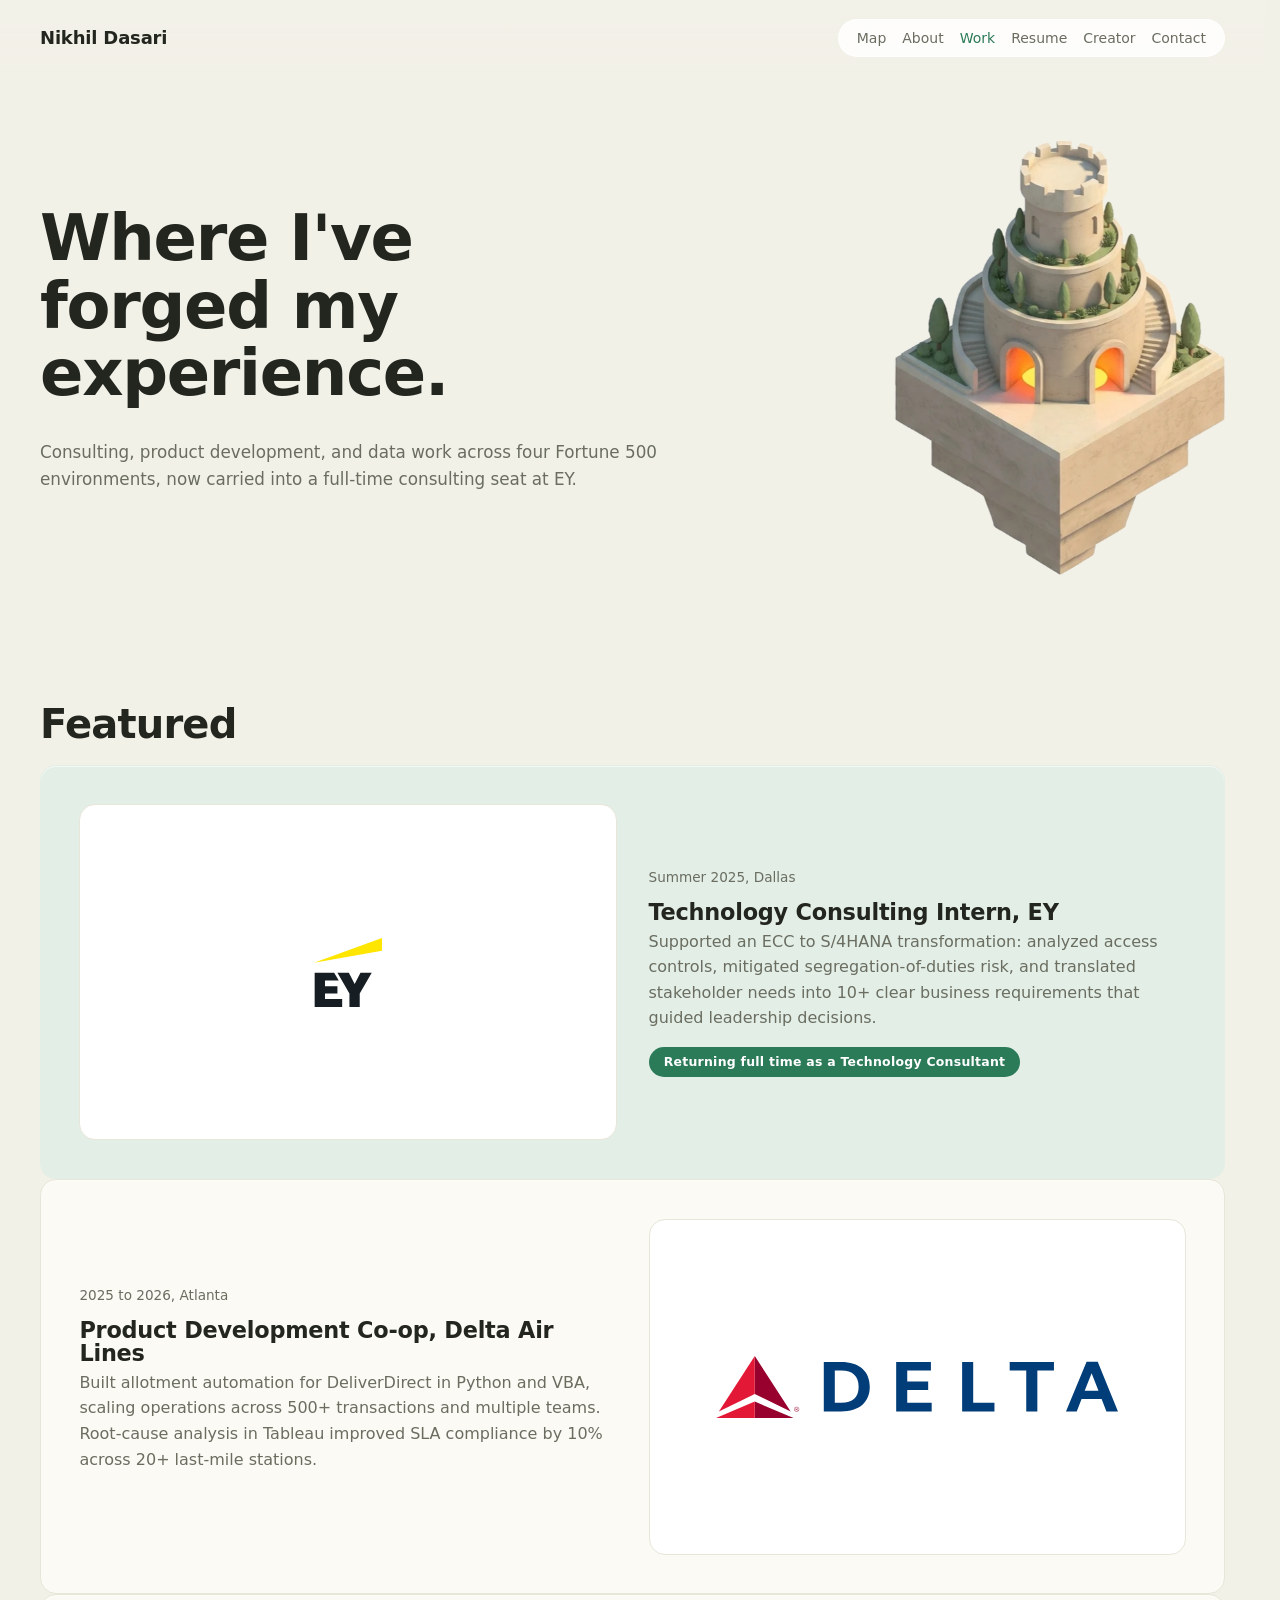
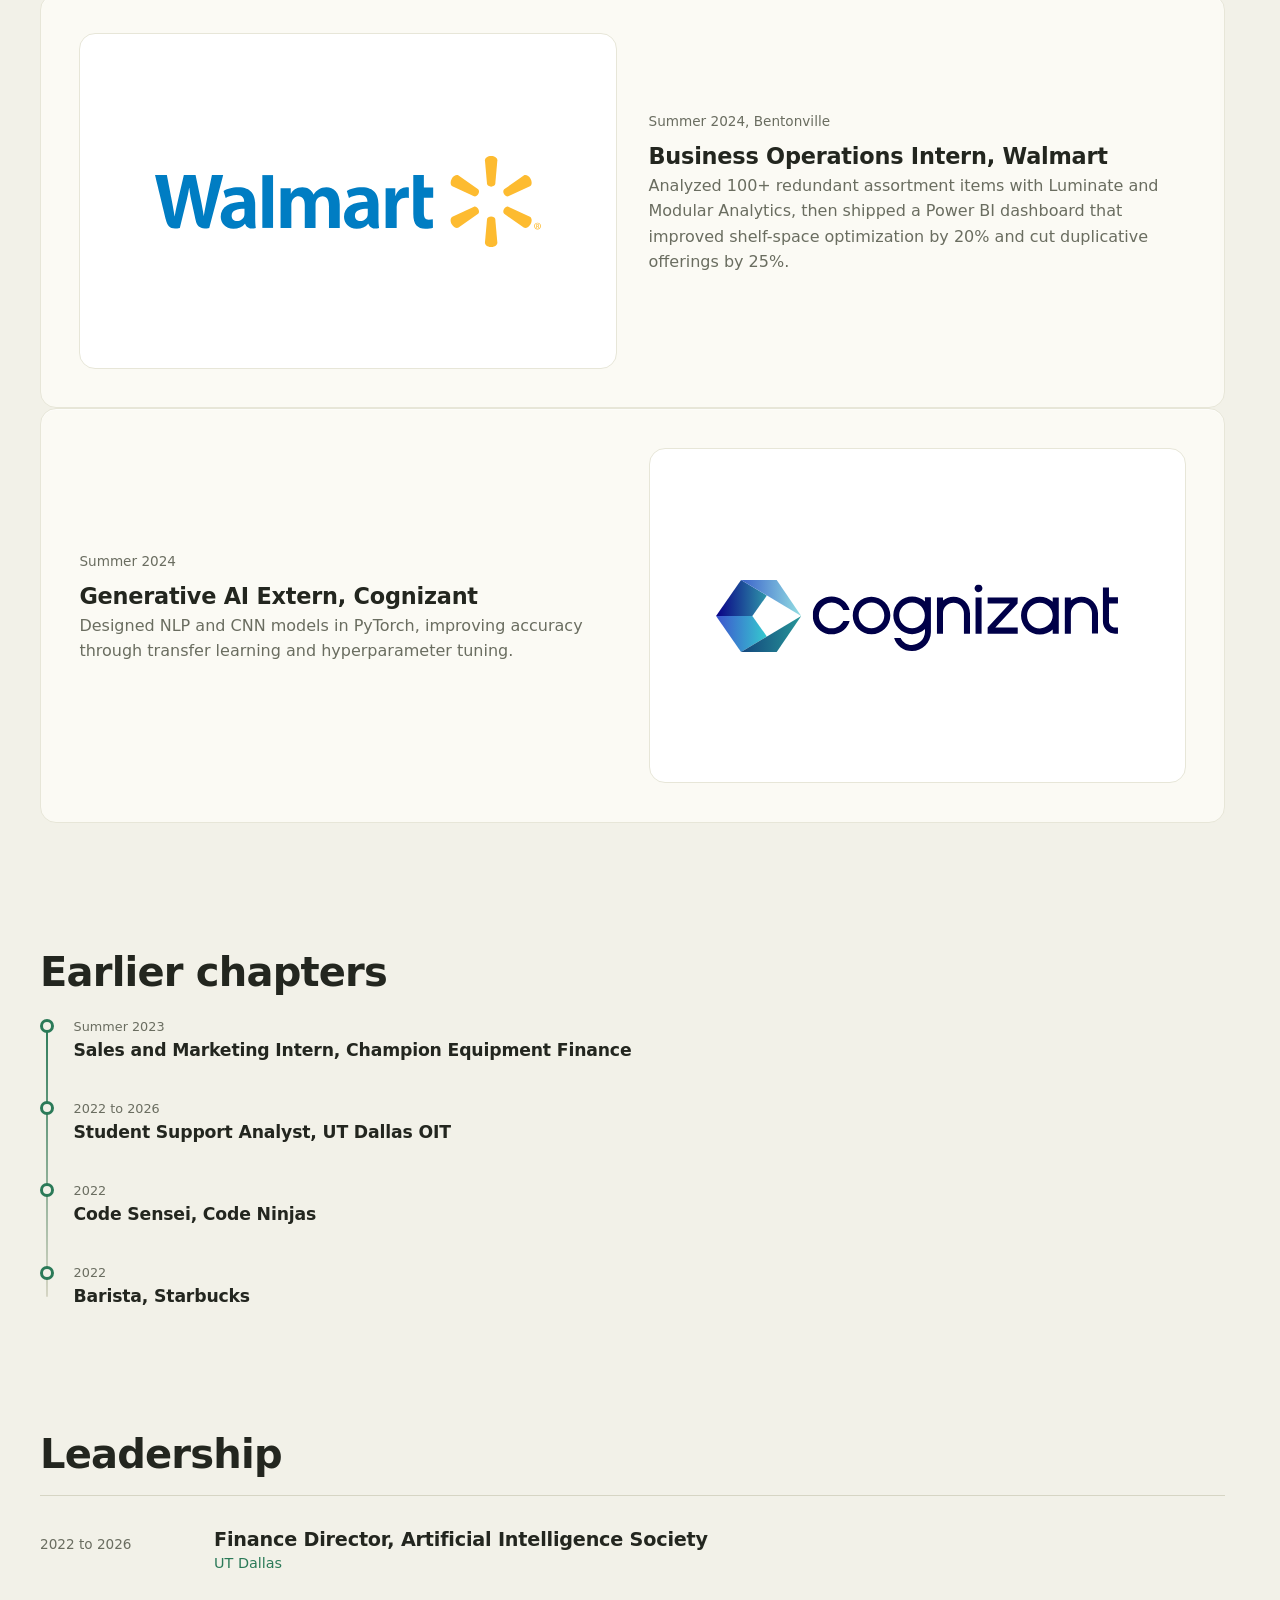
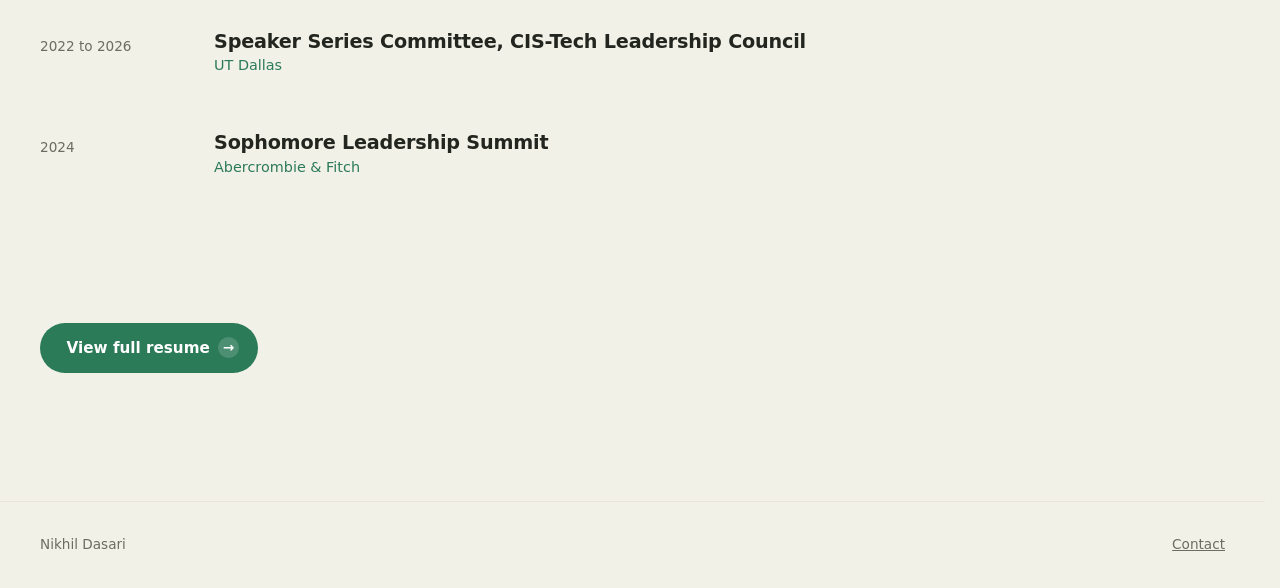
<file: work.html>
<!DOCTYPE html>
<html lang="en">
<head>
  <meta charset="UTF-8">
  <meta name="viewport" content="width=device-width, initial-scale=1">
  <title>Work | Nikhil Dasari</title>
  <link rel="preconnect" href="https://api.fontshare.com">
  <link rel="stylesheet" href="https://api.fontshare.com/v2/css?f[]=cabinet-grotesk@700,800&f[]=satoshi@400,500,700&display=swap">
  <link rel="stylesheet" href="css/styles.css">
  <style>
    /* ---- Work: editorial refresh ---- */

    .work-hero h1 { max-width: 12ch; }
    .work-hero p { font-size: 1.05rem; }

    /* story card: the EY thread gets the accent surface */
    .feature-card--story { background: var(--accent-soft); border-color: transparent; }
    .tag-pill {
      display: inline-block;
      padding: 0.32rem 0.95rem;
      border-radius: var(--radius-pill);
      background: var(--accent);
      color: var(--accent-ink);
      font-family: var(--font-display);
      font-weight: 700;
      font-size: 0.78rem;
      letter-spacing: 0.02em;
    }
    .card--tint {
      background: linear-gradient(160deg, var(--surface-raised) 55%, var(--accent-soft) 140%);
      border-color: transparent;
    }

    /* earlier chapters: timeline rail */
    .timeline { position: relative; max-width: 720px; padding-left: 2.1rem; }
    .timeline::before {
      content: "";
      position: absolute;
      left: 6px;
      top: 8px;
      bottom: 8px;
      width: 2px;
      border-radius: 2px;
      background: linear-gradient(180deg, var(--accent), var(--line));
    }
    .tl-item { position: relative; padding-bottom: 2rem; }
    .tl-item:last-child { padding-bottom: 0; }
    .tl-item::before {
      content: "";
      position: absolute;
      left: -2.1rem;
      top: 0.4rem;
      width: 14px;
      height: 14px;
      border-radius: 50%;
      background: var(--surface);
      border: 3px solid var(--accent);
      box-sizing: border-box;
    }
    .tl-item time { font-size: 0.8rem; color: var(--text-muted); }
    .tl-item h3 { font-size: 1.08rem; margin: 0.15rem 0 0.25rem; }
    .tl-item p { font-size: 0.93rem; margin: 0; }

    /* featured cards: trigger button that opens an in-page detail panel */
    .flip-nav {
      font: inherit;
      text-align: left;
      color: inherit;
      appearance: none;
      margin: 0;
      cursor: pointer;
    }

    /* detail panel: opens centered, ~70% of viewport, gap on all sides */
    dialog.work-panel {
      width: 70vw;
      max-width: 900px;
      height: 70dvh;
      margin: auto;
      padding: 0;
      border: none;
      border-radius: var(--radius-card);
      background: var(--surface-raised);
      box-shadow: var(--shadow-soft);
      color: var(--text);
      position: fixed;
      inset: 0;
      opacity: 0;
      transform: scale(0.96);
      transition: opacity 0.22s var(--ease-out), transform 0.22s var(--ease-out);
    }
    dialog.work-panel.is-open { opacity: 1; transform: scale(1); }
    dialog.work-panel::backdrop {
      background: color-mix(in srgb, var(--text) 55%, transparent);
      opacity: 0;
      transition: opacity 0.22s var(--ease-out);
    }
    dialog.work-panel.is-open::backdrop { opacity: 1; }

    .work-panel__body { height: 100%; overflow-y: auto; padding: clamp(1.5rem, 4vw, 3rem); }
    .work-panel__close {
      position: absolute;
      top: 1rem;
      right: 1rem;
      width: 2.25rem;
      height: 2.25rem;
      border-radius: 50%;
      border: 1px solid var(--line-soft);
      background: var(--surface);
      display: grid;
      place-items: center;
      cursor: pointer;
      font-size: 1.1rem;
      line-height: 1;
      color: var(--text);
    }
    .work-panel__close:hover { background: var(--accent-soft); border-color: var(--accent); }

    .work-panel__hero { display: flex; flex-direction: column; gap: 1rem; margin-bottom: 2rem; }
    .work-panel__logo {
      width: 120px;
      height: 72px;
      border-radius: var(--radius-card);
      display: grid;
      place-items: center;
      font-family: var(--font-display);
      font-weight: 800;
    }
    .work-panel__section { margin-bottom: 2rem; }
    .work-panel__section:last-child { margin-bottom: 0; }

    .work-panel__quote {
      margin: 1.25rem 0 0;
      padding: 0.2rem 0 0.2rem 1.1rem;
      border-left: 3px solid var(--accent);
      font-style: italic;
      color: var(--text-muted);
    }

    .work-panel__gallery { columns: 2; column-gap: 0.85rem; }
    .work-panel__gallery figure { margin: 0 0 0.85rem; break-inside: avoid; }
    .work-panel__gallery img {
      display: block;
      width: 100%;
      height: auto;
      border-radius: var(--radius-card);
      box-shadow: var(--shadow-soft);
      transition: transform 0.3s var(--ease-out), box-shadow 0.3s var(--ease-out);
    }
    .work-panel__gallery figure:hover img { transform: translateY(-4px) scale(1.012); }

    @media (max-width: 599px) {
      dialog.work-panel { width: 92vw; height: 82dvh; }
      .work-panel__gallery { columns: 1; }
    }
    @media (prefers-reduced-motion: reduce) {
      dialog.work-panel, dialog.work-panel::backdrop { transition: none; opacity: 1; transform: none; }
    }
  </style>
</head>
<body>

  <header class="site-nav">
    <a class="site-nav__name" href="index.html">Nikhil Dasari</a>
    <nav aria-label="Primary">
      <ul class="site-nav__links">
        <li><a href="index.html">Map</a></li>
        <li><a href="about.html">About</a></li>
        <li><a href="work.html" aria-current="page">Work</a></li>
        <li><a href="resume.html">Resume</a></li>
        <li><a href="ugc.html">Creator</a></li>
        <li><a href="contact.html">Contact</a></li>
      </ul>
    </nav>
  </header>

  <main class="page">

    <section class="split-hero work-hero" style="min-height:42dvh">
      <div>
        <h1 class="rise">Where I've forged my experience.</h1>
        <p class="rise rise-2">Consulting, product development, and data work across four Fortune 500 environments, now carried into a full-time consulting seat at EY.</p>
      </div>
      <img class="rise rise-3" src="assets/monu-foundry.webp" alt="" width="481" height="634"
           style="max-width:330px; width:100%; height:auto; justify-self:end; filter:drop-shadow(0 24px 28px rgba(95,100,75,0.35))">
    </section>

    <section class="block reveal reveal--stagger">
      <h2>Featured</h2>

      <button type="button" class="feature-card feature-card--story flip-nav" data-dialog-target="panel-ey">
        <div class="logo-tile" style="background:#ffffff; border:1px solid var(--line-soft)">
          <img src="assets/logos/ey.svg" alt="EY" style="max-width:55%; max-height:55%;">
        </div>
        <div>
          <p class="meta">Summer 2025, Dallas</p>
          <h3>Technology Consulting Intern, EY</h3>
          <p>Supported an ECC to S/4HANA transformation: analyzed access controls, mitigated segregation-of-duties risk, and translated stakeholder needs into 10+ clear business requirements that guided leadership decisions.</p>
          <span class="tag-pill">Returning full time as a Technology Consultant</span>
        </div>
      </button>

      <button type="button" class="feature-card feature-card--flip flip-nav" data-dialog-target="panel-delta">
        <div class="logo-tile" style="background:#ffffff; border:1px solid var(--line-soft)">
          <img src="assets/logos/delta.svg" alt="Delta Air Lines" style="max-width:75%; max-height:45%;">
        </div>
        <div>
          <p class="meta">2025 to 2026, Atlanta</p>
          <h3>Product Development Co-op, Delta Air Lines</h3>
          <p>Built allotment automation for DeliverDirect in Python and VBA, scaling operations across 500+ transactions and multiple teams. Root-cause analysis in Tableau improved SLA compliance by 10% across 20+ last-mile stations.</p>
        </div>
      </button>

      <button type="button" class="feature-card flip-nav" data-dialog-target="panel-walmart">
        <div class="logo-tile" style="background:#ffffff; border:1px solid var(--line-soft)">
          <img src="assets/logos/walmart.svg" alt="Walmart" style="max-width:72%; max-height:55%;">
        </div>
        <div>
          <p class="meta">Summer 2024, Bentonville</p>
          <h3>Business Operations Intern, Walmart</h3>
          <p>Analyzed 100+ redundant assortment items with Luminate and Modular Analytics, then shipped a Power BI dashboard that improved shelf-space optimization by 20% and cut duplicative offerings by 25%.</p>
        </div>
      </button>

      <button type="button" class="feature-card feature-card--flip flip-nav" data-dialog-target="panel-cognizant">
        <div class="logo-tile" style="background:#ffffff; border:1px solid var(--line-soft)">
          <img src="assets/logos/cognizant.svg" alt="Cognizant" style="max-width:75%; max-height:45%;">
        </div>
        <div>
          <p class="meta">Summer 2024</p>
          <h3>Generative AI Extern, Cognizant</h3>
          <p>Designed NLP and CNN models in PyTorch, improving accuracy through transfer learning and hyperparameter tuning.</p>
        </div>
      </button>
    </section>

    <section class="block">
      <h2 class="reveal">Earlier chapters</h2>
      <div class="timeline reveal reveal--stagger">
        <div class="tl-item">
          <time>Summer 2023</time>
          <h3>Sales and Marketing Intern, Champion Equipment Finance</h3>
        </div>
        <div class="tl-item">
          <time>2022 to 2026</time>
          <h3>Student Support Analyst, UT Dallas OIT</h3>
        </div>
        <div class="tl-item">
          <time>2022</time>
          <h3>Code Sensei, Code Ninjas</h3>
        </div>
        <div class="tl-item">
          <time>2022</time>
          <h3>Barista, Starbucks</h3>
        </div>
      </div>
    </section>

    <section class="block reveal">
      <h2>Leadership</h2>
      <div class="cluster">
        <div class="role">
          <time>2022 to 2026</time>
          <div>
            <h3>Finance Director, Artificial Intelligence Society</h3>
            <p class="org">UT Dallas</p>
          </div>
        </div>
        <div class="role">
          <time>2022 to 2026</time>
          <div>
            <h3>Speaker Series Committee, CIS-Tech Leadership Council</h3>
            <p class="org">UT Dallas</p>
          </div>
        </div>
        <div class="role">
          <time>2024</time>
          <div>
            <h3>Sophomore Leadership Summit</h3>
            <p class="org">Abercrombie &amp; Fitch</p>
          </div>
        </div>
      </div>
    </section>

    <section class="block reveal">
      <a class="btn btn--primary" href="resume.html">View full resume <span class="btn__icon">&rarr;</span></a>
    </section>

  </main>

  <footer class="site-footer">
    <span>Nikhil Dasari</span>
    <a href="contact.html">Contact</a>
  </footer>

  <dialog id="panel-ey" class="work-panel" aria-labelledby="panel-ey-title">
    <button type="button" class="work-panel__close" data-panel-close aria-label="Close">&times;</button>
    <div class="work-panel__body">
      <section class="work-panel__hero">
        <div class="work-panel__logo" style="background:#ffffff; border:1px solid var(--line-soft)">
          <img src="assets/logos/ey.svg" alt="EY" style="max-width:50%; max-height:50%;">
        </div>
        <div>
          <p class="meta">Summer 2025, Dallas</p>
          <h2 id="panel-ey-title">Technology Consulting Intern, EY</h2>
          <p>Supported an ECC to S/4HANA transformation: analyzed access controls, mitigated segregation-of-duties risk, and translated stakeholder needs into 10+ clear business requirements that guided leadership decisions.</p>
          <span class="tag-pill">Returning full time as a Technology Consultant</span>
        </div>
      </section>
      <section class="work-panel__section">
        <h3>The work</h3>
        <p>This summer, I had the opportunity to intern with EY as a Technology Consulting Intern in Dallas. Going into the internship, I knew I wanted to better understand what technology consulting actually looked like beyond the surface level, and the experience gave me a much clearer picture of how large-scale technology decisions affect an entire organization.</p>
        <p>I worked on an SAP transformation engagement for NVIDIA, supporting its transition from SAP ECC to S/4HANA. A lot of my work focused on SAP GRC, including areas such as access controls, segregation-of-duties risks, business-process requirements, and governance. I also spent time understanding the client's existing ECC environment and helping document how different processes and requirements would translate into the future S/4HANA system.</p>
        <p>One of the biggest things I took away from the internship was realizing how much goes into a technology transformation beyond simply implementing a new system. Every technical change can affect the people using it, the company's internal controls, existing business processes, and the risks the organization needs to manage. I enjoyed being able to look at those problems from both a technical and business perspective.</p>
        <p>I also had the chance to work closely with senior consultants and contribute to client-facing documentation and deliverables. That experience pushed me to think more carefully about how I communicate technical information. It wasn't enough to understand the problem myself; I had to be able to explain it clearly and organize the information in a way that was useful to other people.</p>
        <p>Overall, my time at EY gave me a much stronger understanding of enterprise technology, consulting, and technology risk. More importantly, it helped me become more comfortable working through ambiguous problems, asking better questions, and understanding how technology fits into the bigger picture of a business.</p>
      </section>
    </div>
  </dialog>

  <dialog id="panel-delta" class="work-panel" aria-labelledby="panel-delta-title">
    <button type="button" class="work-panel__close" data-panel-close aria-label="Close">&times;</button>
    <div class="work-panel__body">
      <section class="work-panel__hero">
        <div class="work-panel__logo" style="background:#ffffff; border:1px solid var(--line-soft)">
          <img src="assets/logos/delta.svg" alt="Delta Air Lines" style="max-width:70%; max-height:40%;">
        </div>
        <div>
          <p class="meta">2025 to 2026, Atlanta</p>
          <h2 id="panel-delta-title">Product Development Co-op, Delta Air Lines</h2>
          <p>Built allotment automation for DeliverDirect in Python and VBA, scaling operations across 500+ transactions and multiple teams. Root-cause analysis in Tableau improved SLA compliance by 10% across 20+ last-mile stations.</p>
        </div>
      </section>
      <section class="work-panel__section">
        <h3>The work</h3>
        <p>During Spring 2025, I had the opportunity to work as a Product Development Co-op with Delta Air Lines in Atlanta. The experience gave me a much better understanding of how technology, data, and product decisions come together in a large operational environment.</p>
        <p>A major part of my work focused on Delta Cargo and DeliverDirect, where I helped investigate issues across last-mile delivery operations. I spent time auditing Air Waybill data, identifying recurring process failures, and understanding where manual work was creating bottlenecks. After learning the process in detail, I worked on automating parts of the workflow using Python and VBA, including tools that helped make shipment auditing and reconciliation more efficient.</p>
        <p>I also worked on analyzing delivery failures using Tableau and PULSE data across multiple last-mile stations. One of the most interesting parts of this work was going beyond the numbers and trying to understand why certain failures were happening. My analysis helped surface recurring patterns and supported decisions around product improvements and backlog prioritization.</p>
        <p>Another important project involved a revenue reconciliation issue tied to DeliverDirect. I worked with shipment and invoicing data to identify discrepancies after a process failure resulted in missing revenue true-ups. This gave me exposure to how operational and technical issues can quickly become financial problems, and it reinforced the importance of having reliable systems and clear processes in place.</p>
        <p>What I enjoyed most about the internship was the variety of problems I was able to work on. Some days involved digging through operational data, while others involved building automation, collaborating with different teams, or preparing findings for stakeholders. I had the opportunity to work across product, operations, finance, and technology, which helped me understand how interconnected each part of the business really is.</p>
        <p>Overall, my time at Delta taught me how to approach ambiguous problems, look for opportunities to automate repetitive work, and use data to make better product decisions. It also showed me that meaningful technical work is not always about building a completely new system; sometimes the biggest impact comes from understanding an existing process deeply and finding a better way to make it work.</p>
      </section>
    </div>
  </dialog>

  <dialog id="panel-walmart" class="work-panel" aria-labelledby="panel-walmart-title">
    <button type="button" class="work-panel__close" data-panel-close aria-label="Close">&times;</button>
    <div class="work-panel__body">
      <section class="work-panel__hero">
        <div class="work-panel__logo" style="background:#ffffff; border:1px solid var(--line-soft)">
          <img src="assets/logos/walmart.svg" alt="Walmart" style="max-width:72%; max-height:55%;">
        </div>
        <div>
          <p class="meta">Summer 2024, Bentonville</p>
          <h2 id="panel-walmart-title">Business Operations Intern, Walmart</h2>
          <p>Analyzed 100+ redundant assortment items with Luminate and Modular Analytics, then shipped a Power BI dashboard that improved shelf-space optimization by 20% and cut duplicative offerings by 25%.</p>
        </div>
      </section>
      <section class="work-panel__section">
        <h3>The work</h3>
        <p>Spent the summer in Walmart's merchandising division building a dashboard that surfaced sandbox opportunities across business units. It meant pulling together large, messy datasets in Excel and Power BI, then shaping the output so decision-makers could spot new initiatives at a glance. Getting there took real cross-functional work: gathering requirements from stakeholders across departments and translating their needs into something people actually wanted to use.</p>
        <blockquote class="work-panel__quote">"A transformative experience that not only equipped me with invaluable technical skills but also allowed me to explore new places and meet amazing people."</blockquote>
      </section>
      <section class="work-panel__section">
        <h3>Gallery</h3>
        <div class="gallery work-panel__gallery">
          <figure><img src="assets/walmart/headshot.webp" alt="With fellow interns in the Walmart Bentonville office" width="857" height="1000" loading="lazy"></figure>
          <figure><img src="assets/walmart/project.webp" alt="Standing in front of the values wall at the Walmart Dallas Global Tech Center" width="1134" height="1200" loading="lazy"></figure>
          <figure><img src="assets/walmart/professional.webp" alt="Watching a leadership talk on Walmart's strategy from the main stage" width="900" height="1200" loading="lazy"></figure>
          <figure><img src="assets/walmart/networking.webp" alt="Taking in the view on a hike during the internship" width="900" height="1200" loading="lazy"></figure>
          <figure><img src="assets/walmart/growth.webp" alt="Dinner with fellow interns after work" width="900" height="1200" loading="lazy"></figure>
        </div>
      </section>
    </div>
  </dialog>

  <dialog id="panel-cognizant" class="work-panel" aria-labelledby="panel-cognizant-title">
    <button type="button" class="work-panel__close" data-panel-close aria-label="Close">&times;</button>
    <div class="work-panel__body">
      <section class="work-panel__hero">
        <div class="work-panel__logo" style="background:#ffffff; border:1px solid var(--line-soft)">
          <img src="assets/logos/cognizant.svg" alt="Cognizant" style="max-width:75%; max-height:45%;">
        </div>
        <div>
          <p class="meta">Summer 2024</p>
          <h2 id="panel-cognizant-title">Generative AI Extern, Cognizant</h2>
          <p>Designed NLP and CNN models in PyTorch, improving accuracy through transfer learning and hyperparameter tuning.</p>
        </div>
      </section>
      <section class="work-panel__section">
        <h3>The work</h3>
        <p>I had the opportunity to participate in Cognizant's Generative AI Externship, a virtual program focused on building practical skills in Python, artificial intelligence, and generative AI. The program combined self-paced technical training with hands-on projects, giving me a chance to go beyond learning AI concepts in the classroom and actually see how they could be applied.</p>
        <p>Throughout the externship, I was able to strengthen my understanding of machine learning and deep learning while getting more exposure to areas such as neural networks, pretrained models, and model fine-tuning. Similar projects within the program involved working with image-classification models and adapting pretrained language models for new use cases, which helped connect the theory behind AI with the process of actually building and improving models.</p>
        <p>What I enjoyed most about the experience was being able to explore a field that was changing so quickly. Generative AI was becoming increasingly important across the technology industry, and the externship gave me an opportunity to understand more of what was happening behind the applications I was seeing every day rather than only interacting with AI from a user's perspective.</p>
        <p>The program also pushed me to become more comfortable learning unfamiliar technologies independently. Working through technical material, debugging problems, and experimenting with different approaches reinforced how important curiosity and continuous learning are when working in AI.</p>
        <p>Overall, my experience with Cognizant helped strengthen my interest in artificial intelligence and gave me a stronger technical foundation that I could carry into future software engineering and AI projects. More than anything, it encouraged me to keep exploring how AI systems can be built and used to solve real-world problems.</p>
      </section>
    </div>
  </dialog>

  <script src="js/site.js"></script>
</body>
</html>
</file>
<file: css/styles.css>
/* ============================================================
   Sky Atlas / Nikhil Dasari
   Design language: dawn-sky painterly hub, clean minimal interiors.
   Type: Cabinet Grotesk (display) + Satoshi (body), via Fontshare.
   One accent (emerald), one radius system (16px cards / pill buttons),
   auto light-dark theme.
   ============================================================ */

:root {
  --font-display: "Cabinet Grotesk", system-ui, -apple-system, sans-serif;
  --font-body: "Satoshi", system-ui, -apple-system, sans-serif;

  /* campus palette: warm ivory / sage, light-locked */
  --surface: #f2f1e8;
  --surface-raised: #fbfaf4;
  --line: #d6d5c4;
  --line-soft: #e7e6d8;
  --text: #23261f;
  --text-muted: #6a6d60;

  --accent: #2b7a58;
  --accent-soft: #e3eee6;
  --accent-ink: #ffffff;

  --radius-card: 16px;
  --radius-pill: 999px;

  --section-gap: clamp(5rem, 10vw, 9rem);
  --pad-x: clamp(1rem, 4vw, 2.5rem);
  --measure: 65ch;

  --ease-out: cubic-bezier(0.16, 1, 0.3, 1);
  --shadow-soft: 0 16px 40px -20px rgba(95, 100, 75, 0.3);
  color-scheme: light;
}


* { box-sizing: border-box; }

html { scroll-behavior: smooth; scrollbar-gutter: stable; }
@media (prefers-reduced-motion: reduce) { html { scroll-behavior: auto; } }

body {
  margin: 0;
  background: var(--surface);
  color: var(--text);
  font-family: var(--font-body);
  line-height: 1.6;
  -webkit-font-smoothing: antialiased;
}

img { max-width: 100%; display: block; }

h1, h2, h3 {
  font-family: var(--font-display);
  font-weight: 800;
  letter-spacing: -0.02em;
  line-height: 1.05;
  margin: 0 0 0.5em;
}
h1 { font-size: clamp(2.4rem, 5vw, 4rem); }
h2 { font-size: clamp(1.75rem, 3.5vw, 2.5rem); }
h3 { font-size: 1.2rem; letter-spacing: -0.01em; }

p { max-width: var(--measure); color: var(--text-muted); margin: 0 0 1em; }

a { color: inherit; }

::selection { background: var(--accent-soft); }

/* ---------- placeholder slots (personal media pending) ---------- */
.ph {
  border: 1.5px dashed var(--line);
  border-radius: var(--radius-card);
  display: grid;
  place-items: center;
  color: var(--text-muted);
  font-size: 0.85rem;
  text-align: center;
  padding: 1rem;
  min-height: 120px;
  background: var(--surface-raised);
}
.ph--portrait { aspect-ratio: 3 / 4; }
.ph--landscape { aspect-ratio: 16 / 10; }
.ph--square { aspect-ratio: 1; }
.ph--tall { aspect-ratio: 9 / 16; }
.ph--logo { min-height: 56px; aspect-ratio: auto; border-radius: 8px; }

.photo {
  border-radius: var(--radius-card);
  object-fit: cover;
  width: 100%;
  box-shadow: var(--shadow-soft);
}

/* ---------- buttons ---------- */
.btn {
  display: inline-flex;
  align-items: center;
  gap: 0.5rem;
  padding: 0.75rem 1.6rem;
  border-radius: var(--radius-pill);
  border: 1px solid transparent;
  font-family: var(--font-display);
  font-weight: 700;
  font-size: 0.95rem;
  text-decoration: none;
  cursor: pointer;
  white-space: nowrap;
  transition: transform 0.2s var(--ease-out), background 0.2s var(--ease-out), border-color 0.2s var(--ease-out);
}
.btn:active { transform: translateY(1px) scale(0.98); }
.btn--primary { background: var(--accent); color: var(--accent-ink); }
.btn--primary:hover { background: color-mix(in srgb, var(--accent) 88%, var(--text)); }
.btn--ghost { border-color: var(--line); color: var(--text); background: var(--surface-raised); }
.btn--ghost:hover { border-color: var(--accent); }

/* ---------- interior page shell: hub-consistent floating nav ---------- */
.site-nav {
  position: sticky;
  top: 0;
  z-index: 10;
  height: 76px;
  display: flex;
  align-items: center;
  justify-content: space-between;
  gap: 16px;
  padding: 0 var(--pad-x);
  background: linear-gradient(180deg, color-mix(in srgb, var(--surface) 88%, transparent) 20%, transparent);
  border-bottom: none;
}
.site-nav__name {
  font-family: var(--font-display);
  font-weight: 800;
  font-size: 18px;
  line-height: 1;
  text-decoration: none;
  letter-spacing: -0.01em;
}
.site-nav__links {
  display: flex;
  align-items: center;
  gap: 16px;
  list-style: none;
  margin: 0;
  height: 38px;
  padding: 0 18px;
  font-size: 14px;
  line-height: 38px;
  border: 1px solid rgba(255,255,255,0.6);
  border-radius: var(--radius-pill);
  background: rgba(255,255,255,0.85);
  backdrop-filter: blur(10px);
}
.site-nav__links li { display: flex; }
.site-nav__links a { text-decoration: none; color: var(--text-muted); transition: color 0.15s ease; }
.site-nav__links a:hover { color: var(--text); }
.site-nav__links a[aria-current="page"] { color: var(--accent); }

@media (max-width: 767px) {
  .site-nav__links { gap: 0.9rem; overflow-x: auto; }
}

main.page {
  padding: 0 var(--pad-x) var(--section-gap);
  max-width: 1400px;
  margin: 0 auto;
}

section.block { margin-top: var(--section-gap); }

/* ---------- layout families ---------- */

.split-hero {
  display: grid;
  grid-template-columns: 3fr 2fr;
  gap: clamp(2rem, 5vw, 4rem);
  align-items: center;
  min-height: 60dvh;
  padding-top: clamp(2rem, 5vw, 5rem);
}
@media (max-width: 767px) { .split-hero { grid-template-columns: 1fr; min-height: auto; } }

.duo {
  display: grid;
  grid-template-columns: 2fr 1fr;
  gap: 1.5rem;
}
@media (max-width: 767px) { .duo { grid-template-columns: 1fr; } }
.duo > .card { margin: 0; }

.card {
  border: 1px solid var(--line-soft);
  border-radius: var(--radius-card);
  padding: clamp(1.25rem, 3vw, 2rem);
  background: var(--surface-raised);
}
.card--accent { background: var(--accent-soft); border-color: transparent; }

.feature-card {
  display: grid;
  grid-template-columns: 1fr 1fr;
  gap: 2rem;
  align-items: center;
  border: 1px solid var(--line-soft);
  border-radius: var(--radius-card);
  padding: clamp(1.25rem, 3vw, 2.5rem);
  background: var(--surface-raised);
  margin-bottom: 1.5rem;
  transition: transform 0.25s var(--ease-out), box-shadow 0.25s var(--ease-out);
}
.feature-card--flip > :first-child { order: 2; }
@media (max-width: 767px) {
  .feature-card { grid-template-columns: 1fr; }
  .feature-card--flip > :first-child { order: 0; }
}
.feature-card h3 { margin-bottom: 0.25rem; font-size: 1.4rem; }
.feature-card .meta { font-size: 0.85rem; color: var(--text-muted); margin-bottom: 0.75rem; }

.logo-tile {
  aspect-ratio: 16 / 10;
  border-radius: var(--radius-card);
  display: grid;
  place-items: center;
  font-family: var(--font-display);
  font-weight: 800;
  font-size: clamp(1.6rem, 3vw, 2.4rem);
  letter-spacing: -0.02em;
  color: var(--accent-ink);
}

.strip {
  display: flex;
  gap: 1rem;
  overflow-x: auto;
  scroll-snap-type: x mandatory;
  padding-bottom: 0.5rem;
}
.strip > * {
  flex: 0 0 250px;
  scroll-snap-align: start;
  border: 1px solid var(--line-soft);
  border-radius: var(--radius-card);
  padding: 1.25rem;
  background: var(--surface-raised);
}
.strip h3 { font-size: 1rem; }
.strip p { font-size: 0.85rem; margin: 0; }
.strip .meta { font-size: 0.75rem; color: var(--text-muted); display: block; margin-bottom: 0.35rem; }

.chips { display: flex; flex-wrap: wrap; gap: 0.5rem; list-style: none; padding: 0; margin: 0 0 1.5rem; }
.chips li {
  border: 1px solid var(--line);
  border-radius: var(--radius-pill);
  padding: 0.35rem 0.95rem;
  font-size: 0.85rem;
  background: var(--surface-raised);
}

.masonry { columns: 3; column-gap: 1rem; }
.masonry > * { margin-bottom: 1rem; break-inside: avoid; }
@media (max-width: 1023px) { .masonry { columns: 2; } }
@media (max-width: 599px) { .masonry { columns: 1; } }

.reel-grid {
  display: grid;
  grid-template-columns: repeat(4, 1fr);
  gap: 1rem;
}
@media (max-width: 1023px) { .reel-grid { grid-template-columns: repeat(2, 1fr); } }

.intent-split {
  display: grid;
  grid-template-columns: 1fr 1fr;
  gap: 1.5rem;
}
@media (max-width: 767px) { .intent-split { grid-template-columns: 1fr; } }
.intent-split > div {
  border: 1px solid var(--line-soft);
  border-radius: var(--radius-card);
  padding: 2rem;
  background: var(--surface-raised);
}

/* forms */
.field { display: grid; gap: 0.5rem; margin-bottom: 1.25rem; }
.field label { font-weight: 700; font-size: 0.9rem; font-family: var(--font-display); }
.field input, .field textarea {
  font: inherit;
  color: var(--text);
  background: var(--surface);
  border: 1px solid var(--line);
  border-radius: 8px;
  padding: 0.7rem 0.9rem;
}
.field input:focus-visible, .field textarea:focus-visible {
  outline: 2px solid var(--accent);
  outline-offset: 1px;
}
.field .hint { font-size: 0.8rem; color: var(--text-muted); }

/* resume clusters */
.cluster { border-top: 1px solid var(--line); padding-top: 1.5rem; margin-top: 2.5rem; }
.cluster:first-of-type { margin-top: 0; }
.role { display: grid; grid-template-columns: 150px 1fr; gap: 1.5rem; margin-bottom: 1.9rem; }
.role time { color: var(--text-muted); font-size: 0.85rem; padding-top: 0.25rem; }
.role h3 { margin-bottom: 0.15rem; }
.role .org { color: var(--accent); font-size: 0.9rem; font-weight: 500; margin-bottom: 0.4rem; }
@media (max-width: 599px) { .role { grid-template-columns: 1fr; gap: 0.25rem; } }

/* scroll reveal: heavy fade-up with a blur settle */
.reveal { opacity: 0; transform: translateY(28px); filter: blur(6px); }
.reveal.is-in {
  opacity: 1;
  transform: none;
  filter: none;
  transition: opacity 0.7s var(--ease-out), transform 0.7s var(--ease-out), filter 0.7s var(--ease-out);
}
@media (prefers-reduced-motion: reduce) {
  .reveal { opacity: 1; transform: none; filter: none; }
}

/* staggered reveal: children cascade in after the section enters */
@media (prefers-reduced-motion: no-preference) {
  .reveal--stagger > * { opacity: 0; transform: translateY(22px); }
  .reveal--stagger.is-in > * {
    opacity: 1;
    transform: none;
    transition: opacity 0.65s var(--ease-out), transform 0.65s var(--ease-out);
  }
  .reveal--stagger.is-in > *:nth-child(2) { transition-delay: 0.09s; }
  .reveal--stagger.is-in > *:nth-child(3) { transition-delay: 0.18s; }
  .reveal--stagger.is-in > *:nth-child(4) { transition-delay: 0.27s; }
  .reveal--stagger.is-in > *:nth-child(5) { transition-delay: 0.36s; }
  .reveal--stagger.is-in > *:nth-child(6) { transition-delay: 0.45s; }
}

/* footer */
.site-footer {
  border-top: 1px solid var(--line-soft);
  padding: 2rem var(--pad-x);
  display: flex;
  justify-content: space-between;
  gap: 1rem;
  flex-wrap: wrap;
  font-size: 0.85rem;
  color: var(--text-muted);
}
.site-footer a { color: var(--text-muted); }
.site-footer a:hover { color: var(--text); }

/* ============================================================
   HUB - the Sky Atlas
   ============================================================ */

.hub {
  position: relative;
  min-height: 100dvh;
  overflow: hidden;
  background: url("../assets/sky.webp") center / cover no-repeat, #a8c8e4;
}
/* soft haze so islands and UI read clearly over the painting */
.hub::before {
  content: "";
  position: absolute;
  inset: 0;
  background: linear-gradient(180deg,
    rgba(255, 255, 255, 0.05) 0%,
    rgba(246, 248, 251, 0.18) 100%);
  pointer-events: none;
}

.hub__corner {
  position: absolute;
  top: 0;
  left: 0;
  right: 0;
  z-index: 5;
  display: flex;
  justify-content: space-between;
  align-items: center;
  padding: 1.25rem var(--pad-x);
}
.hub__wordmark {
  font-family: var(--font-display);
  font-weight: 800;
  font-size: 1.15rem;
  text-decoration: none;
  color: #1c2733;
  text-shadow: 0 1px 8px rgba(255, 255, 255, 0.55);
}
.hub__skipnav {
  display: flex;
  gap: 1rem;
  list-style: none;
  margin: 0;
  padding: 0.45rem 1.1rem;
  font-size: 0.85rem;
  border: 1px solid rgba(255, 255, 255, 0.45);
  border-radius: var(--radius-pill);
  background: color-mix(in srgb, var(--surface) 72%, transparent);
  backdrop-filter: blur(10px);
  box-shadow: inset 0 1px 0 rgba(255, 255, 255, 0.25);
}
.hub__skipnav a { text-decoration: none; color: var(--text-muted); }
.hub__skipnav a:hover, .hub__skipnav a:focus-visible { color: var(--text); }

/* drifting painted-cloud veils (CSS, sit between sky and islands) */
.cloud-layer {
  position: absolute;
  inset: -6%;
  pointer-events: none;
  will-change: transform;
}
.cloud {
  position: absolute;
  width: 340px;
  height: 110px;
  border-radius: 50%;
  background: radial-gradient(ellipse at center,
    rgba(255, 255, 255, 0.65) 0%,
    rgba(255, 255, 255, 0) 70%);
  filter: blur(6px);
}

/* island field */
.atlas {
  position: relative;
  min-height: 100dvh;
  max-width: 1400px;
  margin: 0 auto;
}

.island {
  position: absolute;
  width: clamp(150px, 16vw, 240px);
  text-decoration: none;
  color: var(--text);
  text-align: center;
  will-change: transform;
}
.island--about   { top: 15%; left: 7%;  }
.island--work    { top: 24%; left: 39%; width: clamp(200px, 21vw, 320px); }
.island--resume  { top: 10%; right: 8%; }
.island--ugc     { top: 58%; left: 16%; }
.island--contact { top: 60%; right: 15%; width: clamp(130px, 13vw, 200px); }

.island__art {
  display: block;
  width: 100%;
  height: auto;
  filter: drop-shadow(0 24px 28px rgba(30, 50, 70, 0.35));
  transition: transform 0.35s var(--ease-out), filter 0.35s var(--ease-out);
}
.island__plate {
  display: inline-block;
  margin-top: 0.4rem;
  padding: 0.4rem 1.1rem;
  border-radius: var(--radius-pill);
  border: 1px solid rgba(255, 255, 255, 0.5);
  background: color-mix(in srgb, var(--surface) 82%, transparent);
  backdrop-filter: blur(8px);
  font-family: var(--font-display);
  font-weight: 700;
  font-size: 0.92rem;
  opacity: 0;
  transform: translateY(6px);
  transition: opacity 0.25s var(--ease-out), transform 0.25s var(--ease-out);
  box-shadow: var(--shadow-soft);
}
.island:hover .island__art,
.island:focus-visible .island__art {
  transform: translateY(-12px) scale(1.03);
  filter: drop-shadow(0 34px 34px rgba(30, 50, 70, 0.42));
}
.island:hover .island__plate,
.island:focus-visible .island__plate {
  opacity: 1;
  transform: none;
}
.island:focus-visible { outline: none; }
.island:focus-visible .island__plate { outline: 2px solid var(--accent); }

/* idle bob, one rhythm per island */
@media (prefers-reduced-motion: no-preference) {
  .island { animation: bob 6s ease-in-out infinite; }
  .island--about   { animation-duration: 7.2s; }
  .island--work    { animation-duration: 6.1s; animation-delay: -2s; }
  .island--resume  { animation-duration: 8.4s; animation-delay: -4s; }
  .island--ugc     { animation-duration: 6.8s; animation-delay: -1s; }
  .island--contact { animation-duration: 7.9s; animation-delay: -3s; }
}
@keyframes bob {
  0%, 100% { translate: 0 0; }
  50% { translate: 0 -12px; }
}

/* zoom-depart transition */
.hub.is-departing .atlas { pointer-events: none; }
@media (prefers-reduced-motion: no-preference) {
  .island.is-target {
    animation: none;
    transition: transform 0.55s var(--ease-out);
    transform: scale(2.6);
    z-index: 6;
  }
  .hub.is-departing::after {
    content: "";
    position: absolute;
    inset: 0;
    background: var(--surface);
    z-index: 7;
    animation: whiteout 0.55s var(--ease-out) forwards;
  }
}
@keyframes whiteout { from { opacity: 0; } to { opacity: 1; } }

/* ============================================================
   Motion & polish layer (site-wide refresh)
   All motion: transform/opacity only, gated behind reduced-motion.
   ============================================================ */

/* page-load entrance cascade: add .rise (+ .rise-2/3/4 for delay) to hero children */
@media (prefers-reduced-motion: no-preference) {
  .rise { opacity: 0; animation: rise-in 0.9s var(--ease-out) both; }
  .rise-2 { animation-delay: 0.12s; }
  .rise-3 { animation-delay: 0.24s; }
  .rise-4 { animation-delay: 0.36s; }
}
@keyframes rise-in {
  from { opacity: 0; transform: translateY(26px); filter: blur(6px); }
  to   { opacity: 1; transform: none; filter: none; }
}

/* tactile card physics: `translate` so it never fights reveal transforms */
.card, .feature-card, .strip > * {
  box-shadow: inset 0 1px 0 rgba(255, 255, 255, 0.6);
  transition: translate 0.3s var(--ease-out), box-shadow 0.3s var(--ease-out), border-color 0.3s var(--ease-out);
}
.card:hover, .feature-card:hover, .strip > *:hover {
  translate: 0 -4px;
  box-shadow: inset 0 1px 0 rgba(255, 255, 255, 0.6), var(--shadow-soft);
}

/* button-in-button trailing icon */
.btn { transition: transform 0.25s var(--ease-out), background 0.25s var(--ease-out), border-color 0.25s var(--ease-out), box-shadow 0.25s var(--ease-out); }
.btn__icon {
  display: inline-grid;
  place-items: center;
  width: 1.55em;
  height: 1.55em;
  margin-right: -0.55em;
  border-radius: 50%;
  background: rgba(255, 255, 255, 0.16);
  font-size: 0.9em;
  transition: transform 0.25s var(--ease-out), background 0.25s var(--ease-out);
}
.btn--ghost .btn__icon { background: var(--accent-soft); color: var(--accent); }
.btn:hover .btn__icon { transform: translateX(3px); background: rgba(255, 255, 255, 0.28); }
.btn--primary:hover { transform: translateY(-2px); box-shadow: 0 14px 28px -16px rgba(43, 122, 88, 0.6); }
.btn--primary:active { transform: translateY(1px) scale(0.98); box-shadow: none; }

/* resume-style role rows: quiet hover surface */
.role {
  border-radius: var(--radius-card);
  padding: 0.6rem 0.9rem;
  margin-left: -0.9rem;
  margin-right: -0.9rem;
  transition: background 0.3s var(--ease-out);
}
.role:hover { background: var(--surface-raised); }

/* hub mobile: vertical archipelago */
@media (max-width: 767px) {
  .hub { overflow: visible; }
  .atlas {
    min-height: auto;
    display: grid;
    gap: 2.5rem;
    padding: 6.5rem 1.5rem 4rem;
    justify-items: center;
  }
  .island { position: static; width: min(70vw, 320px); animation: none; }
  .island__plate { opacity: 1; transform: none; }
  .cloud-layer { display: none; }
  .hub__skipnav { display: none; }
}
</file>
